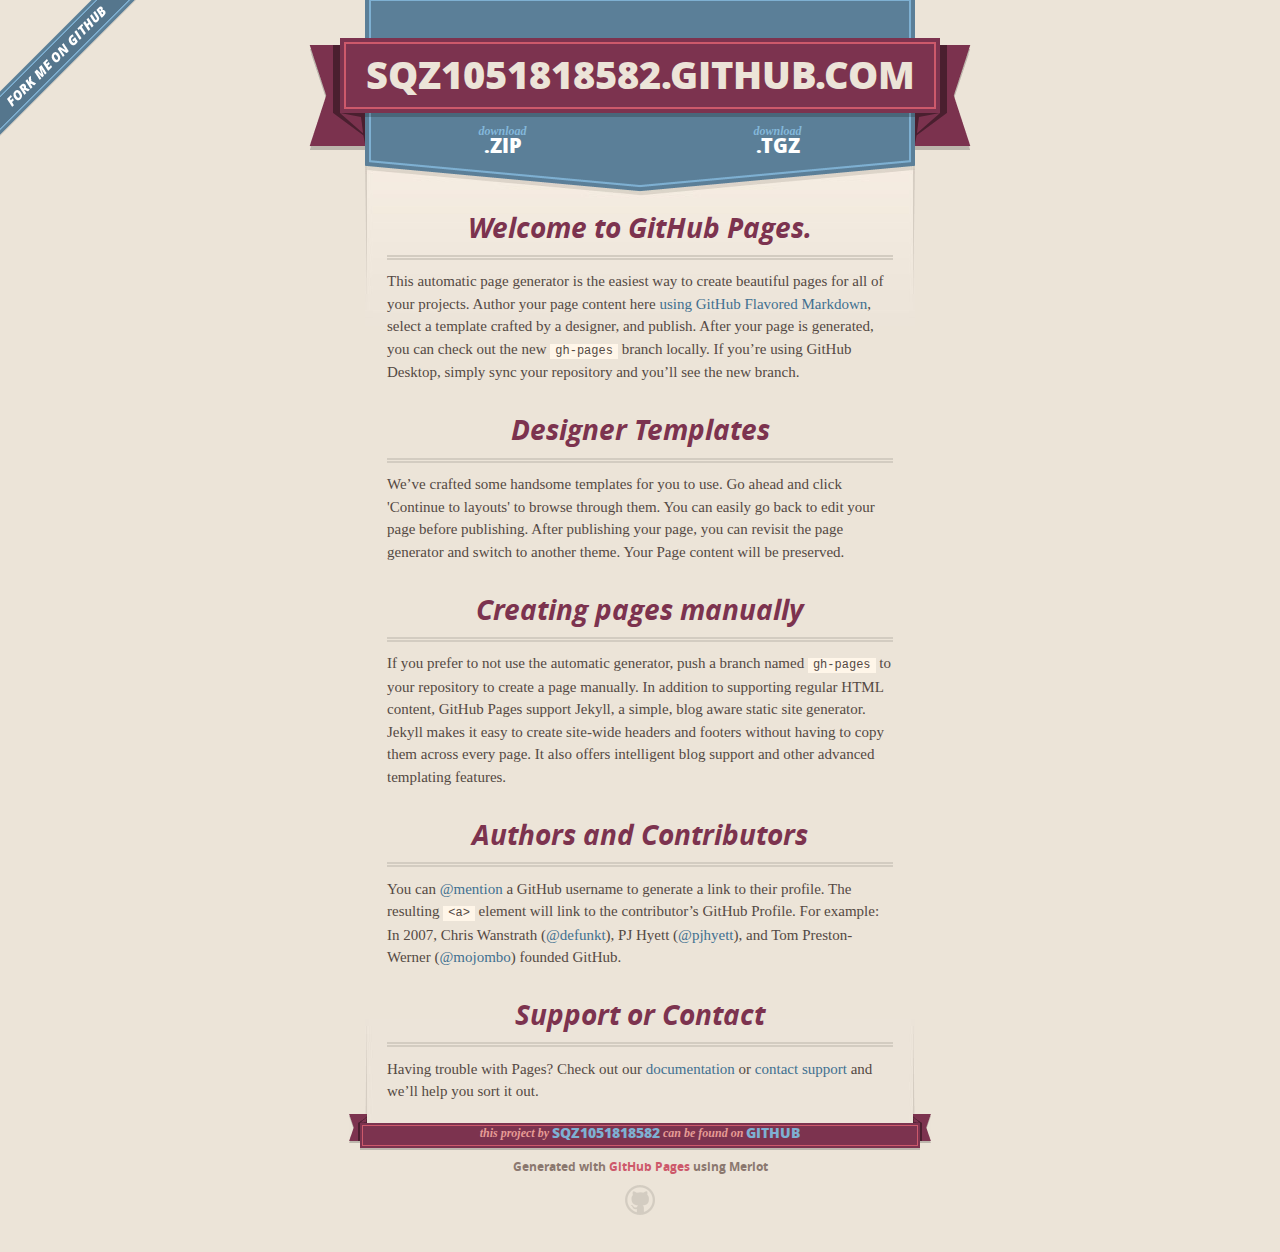
<file: index.html>
<!DOCTYPE html>
<html>
  <head>
    <meta charset='utf-8'>
    <meta http-equiv="X-UA-Compatible" content="chrome=1">
    <meta name="viewport" content="width=640">

    <link rel="stylesheet" href="stylesheets/core.css" media="screen">
    <link rel="stylesheet" href="stylesheets/mobile.css" media="handheld, only screen and (max-device-width:640px)">
    <link rel="stylesheet" href="stylesheets/github-light.css">

    <script type="text/javascript" src="javascripts/modernizr.js"></script>
    <script type="text/javascript" src="https://ajax.googleapis.com/ajax/libs/jquery/1.7.1/jquery.min.js"></script>
    <script type="text/javascript" src="javascripts/headsmart.min.js"></script>
    <script type="text/javascript">
      $(document).ready(function () {
        $('#main_content').headsmart()
      })
    </script>
    <title>Sqz1051818582.GitHub.com by sqz1051818582</title>
  </head>

  <body>
    <a id="forkme_banner" href="https://github.com/sqz1051818582/sqz1051818582.github.com">View on GitHub</a>
    <div class="shell">

      <header>
        <span class="ribbon-outer">
          <span class="ribbon-inner">
            <h1>Sqz1051818582.GitHub.com</h1>
            <h2></h2>
          </span>
          <span class="left-tail"></span>
          <span class="right-tail"></span>
        </span>
      </header>

      <section id="downloads">
        <span class="inner">
          <a href="https://github.com/sqz1051818582/sqz1051818582.github.com/zipball/master" class="zip"><em>download</em> .ZIP</a><a href="https://github.com/sqz1051818582/sqz1051818582.github.com/tarball/master" class="tgz"><em>download</em> .TGZ</a>
        </span>
      </section>


      <span class="banner-fix"></span>


      <section id="main_content">
        <h3>
<a id="welcome-to-github-pages" class="anchor" href="#welcome-to-github-pages" aria-hidden="true"><span aria-hidden="true" class="octicon octicon-link"></span></a>Welcome to GitHub Pages.</h3>

<p>This automatic page generator is the easiest way to create beautiful pages for all of your projects. Author your page content here <a href="https://guides.github.com/features/mastering-markdown/">using GitHub Flavored Markdown</a>, select a template crafted by a designer, and publish. After your page is generated, you can check out the new <code>gh-pages</code> branch locally. If you’re using GitHub Desktop, simply sync your repository and you’ll see the new branch.</p>

<h3>
<a id="designer-templates" class="anchor" href="#designer-templates" aria-hidden="true"><span aria-hidden="true" class="octicon octicon-link"></span></a>Designer Templates</h3>

<p>We’ve crafted some handsome templates for you to use. Go ahead and click 'Continue to layouts' to browse through them. You can easily go back to edit your page before publishing. After publishing your page, you can revisit the page generator and switch to another theme. Your Page content will be preserved.</p>

<h3>
<a id="creating-pages-manually" class="anchor" href="#creating-pages-manually" aria-hidden="true"><span aria-hidden="true" class="octicon octicon-link"></span></a>Creating pages manually</h3>

<p>If you prefer to not use the automatic generator, push a branch named <code>gh-pages</code> to your repository to create a page manually. In addition to supporting regular HTML content, GitHub Pages support Jekyll, a simple, blog aware static site generator. Jekyll makes it easy to create site-wide headers and footers without having to copy them across every page. It also offers intelligent blog support and other advanced templating features.</p>

<h3>
<a id="authors-and-contributors" class="anchor" href="#authors-and-contributors" aria-hidden="true"><span aria-hidden="true" class="octicon octicon-link"></span></a>Authors and Contributors</h3>

<p>You can <a href="https://help.github.com/articles/basic-writing-and-formatting-syntax/#mentioning-users-and-teams" class="user-mention">@mention</a> a GitHub username to generate a link to their profile. The resulting <code>&lt;a&gt;</code> element will link to the contributor’s GitHub Profile. For example: In 2007, Chris Wanstrath (<a href="https://github.com/defunkt" class="user-mention">@defunkt</a>), PJ Hyett (<a href="https://github.com/pjhyett" class="user-mention">@pjhyett</a>), and Tom Preston-Werner (<a href="https://github.com/mojombo" class="user-mention">@mojombo</a>) founded GitHub.</p>

<h3>
<a id="support-or-contact" class="anchor" href="#support-or-contact" aria-hidden="true"><span aria-hidden="true" class="octicon octicon-link"></span></a>Support or Contact</h3>

<p>Having trouble with Pages? Check out our <a href="https://help.github.com/pages">documentation</a> or <a href="https://github.com/contact">contact support</a> and we’ll help you sort it out.</p>
      </section>

      <footer>
        <span class="ribbon-outer">
          <span class="ribbon-inner">
            <p>this project by <a href="https://github.com/sqz1051818582">sqz1051818582</a> can be found on <a href="https://github.com/sqz1051818582/sqz1051818582.github.com">GitHub</a></p>
          </span>
          <span class="left-tail"></span>
          <span class="right-tail"></span>
        </span>
        <p>Generated with <a href="https://pages.github.com">GitHub Pages</a> using Merlot</p>
        <span class="octocat"></span>
      </footer>

    </div>

    
  </body>
</html>
</file>
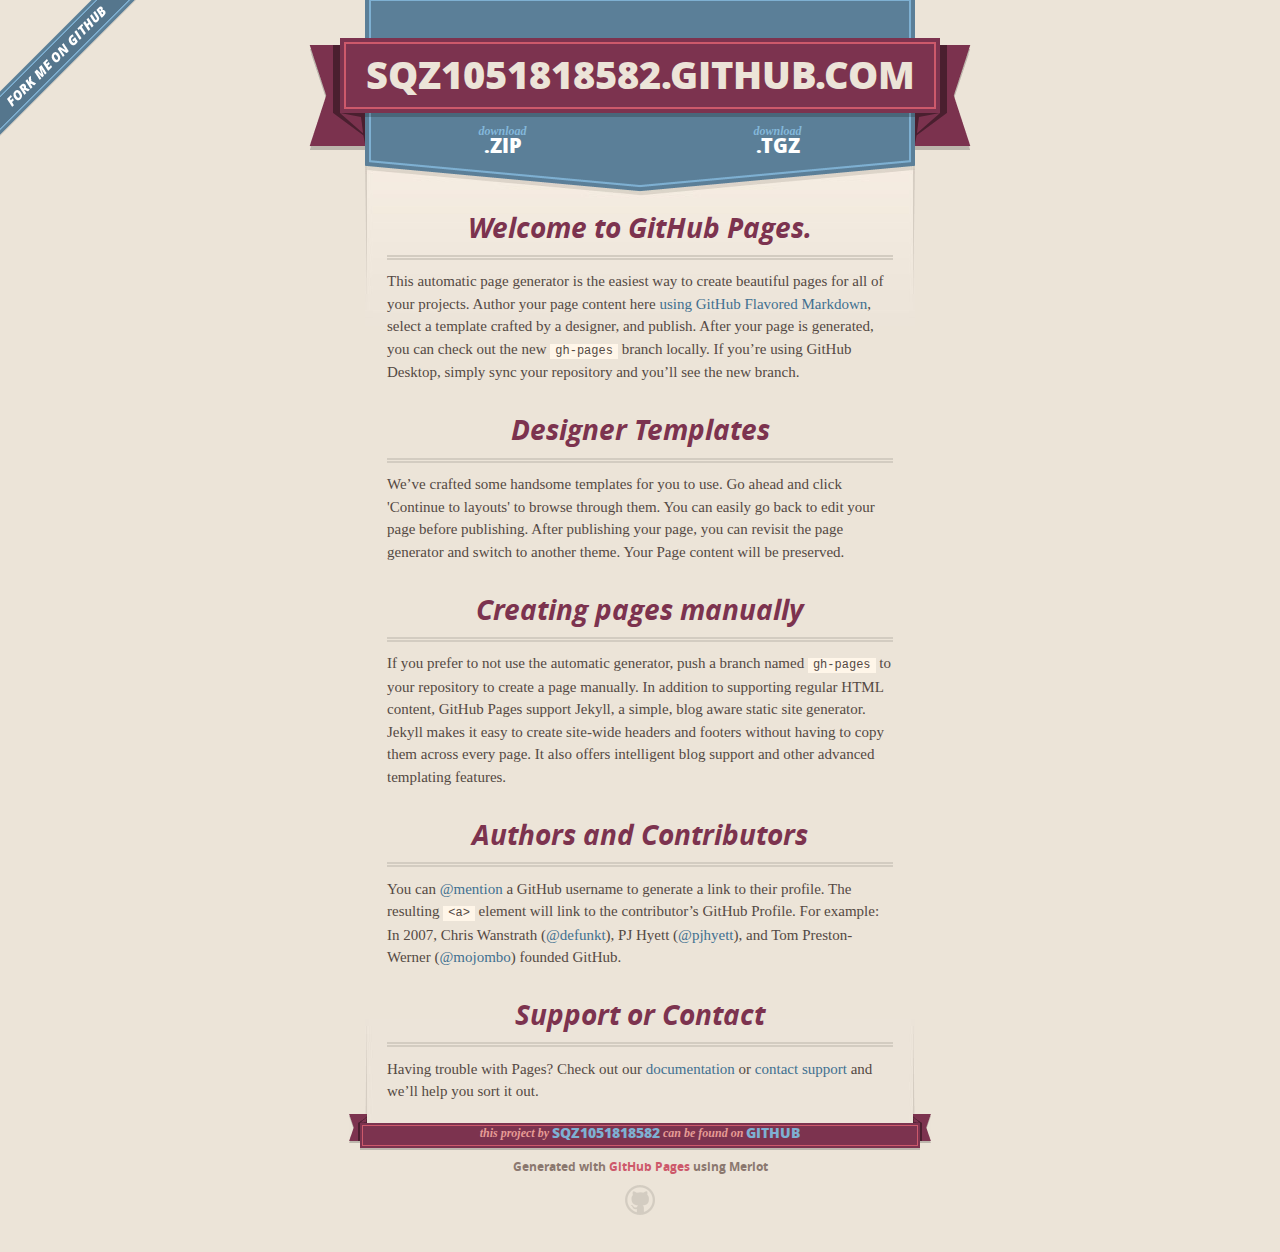
<file: bar.html>
<!DOCTYPE html>
<html>

<head>
    <meta charset="utf-8">
    <meta content="width=device-width,initial-scale=1.0,maximum-scale=1.0,user-scalable=no" name="viewport">
    <meta content="yes" name="apple-mobile-web-app-capable">
    <meta content="black" name="apple-mobile-web-app-status-bar-style">
    <meta content="telephone=no" name="format-detection">
    <meta content="email=no" name="format-detection">
    <title>百多邦</title>
    <link rel="stylesheet" href="css/bar.css">
</head>

<body>

    <img src="imgs/daren.jpg" alt="">
    <div class="wrap">
        <div></div>
        <b>0%</b>
    </div>
    <script src="lib/zepto.min.js"></script>
    <script src="js/bar.js"></script>
</body>

</html>
</file>
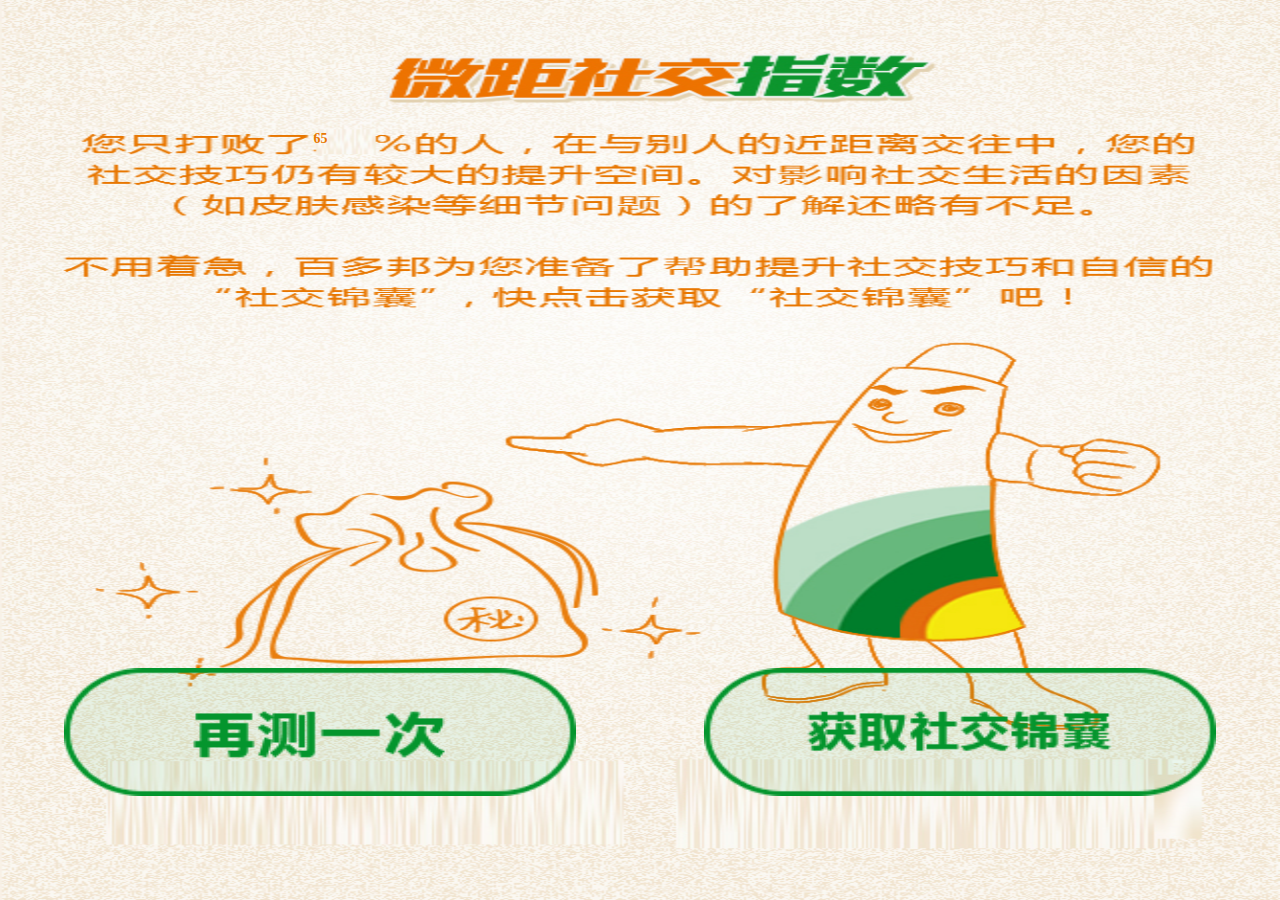
<file: ffail.html>
<!DOCTYPE html>
<html>

<head>
    <meta charset="utf-8">
    <meta content="width=device-width,initial-scale=1.0,maximum-scale=1.0,user-scalable=no" name="viewport">
    <meta content="yes" name="apple-mobile-web-app-capable">
    <meta content="black" name="apple-mobile-web-app-status-bar-style">
    <meta content="telephone=no" name="format-detection">
    <meta content="email=no" name="format-detection">
    <title>百多邦</title>
    <link rel="stylesheet" href="lib/swiper.min.css">
    <link rel="stylesheet" href="css/flwfail.css">
</head>

<body>
    <div class="wrap">
        <img src="imgs/ffail.jpg" alt="">
        <p class="num">65</p>
        <div class="btn">
            <a class="btn1" href="bar.html"><img src="imgs/again.png" alt=""></a>
            <a class="btn2" href="javascript:;"><img src="imgs/jinnangbtn.png" alt=""></a>
        </div>
    </div>

    <div class="page1 page">
        <div class="swiper-container">
            <div class="swiper-wrapper">
                <div class="swiper-slide">
                    <img src="imgs/fjin1.jpg" alt="">
                    <p class="target"><a href="">查看本月微距社交目标</a></p>
                </div>
                <div class="swiper-slide">
                    <img src="imgs/sweet.jpg" alt="">
                    <a href="#" class="share"><img src="imgs/sharetarget.png" alt=""></a>
                </div>
            </div>
        </div>

    </div>
    <div class="page2 page">
        <div class="swiper-container">
            <div class="swiper-wrapper">
                <div class="swiper-slide">
                    <img src="imgs/fjin2.jpg" alt="">
                    <p class="target"><a href="#">查看本月微距社交目标</a></p>
                </div>
                <div class="swiper-slide" id="two">
                    <img src="imgs/zhudong.jpg" alt="">
                    <a href="#" class="share"><img src="imgs/sharetarget.png" alt=""></a>
                </div>

            </div>
        </div>
        <!--<img src="imgs/fjin2.jpg" alt="">
<p class="target"><a href="">查看本月微距社交目标</a></p>-->
    </div>
    <script src="lib/swiper.min.js"></script>
    <script src="lib/zepto.min.js"></script>
    <script src="js/flwfail.js"></script>
</body>

</html>
</file>
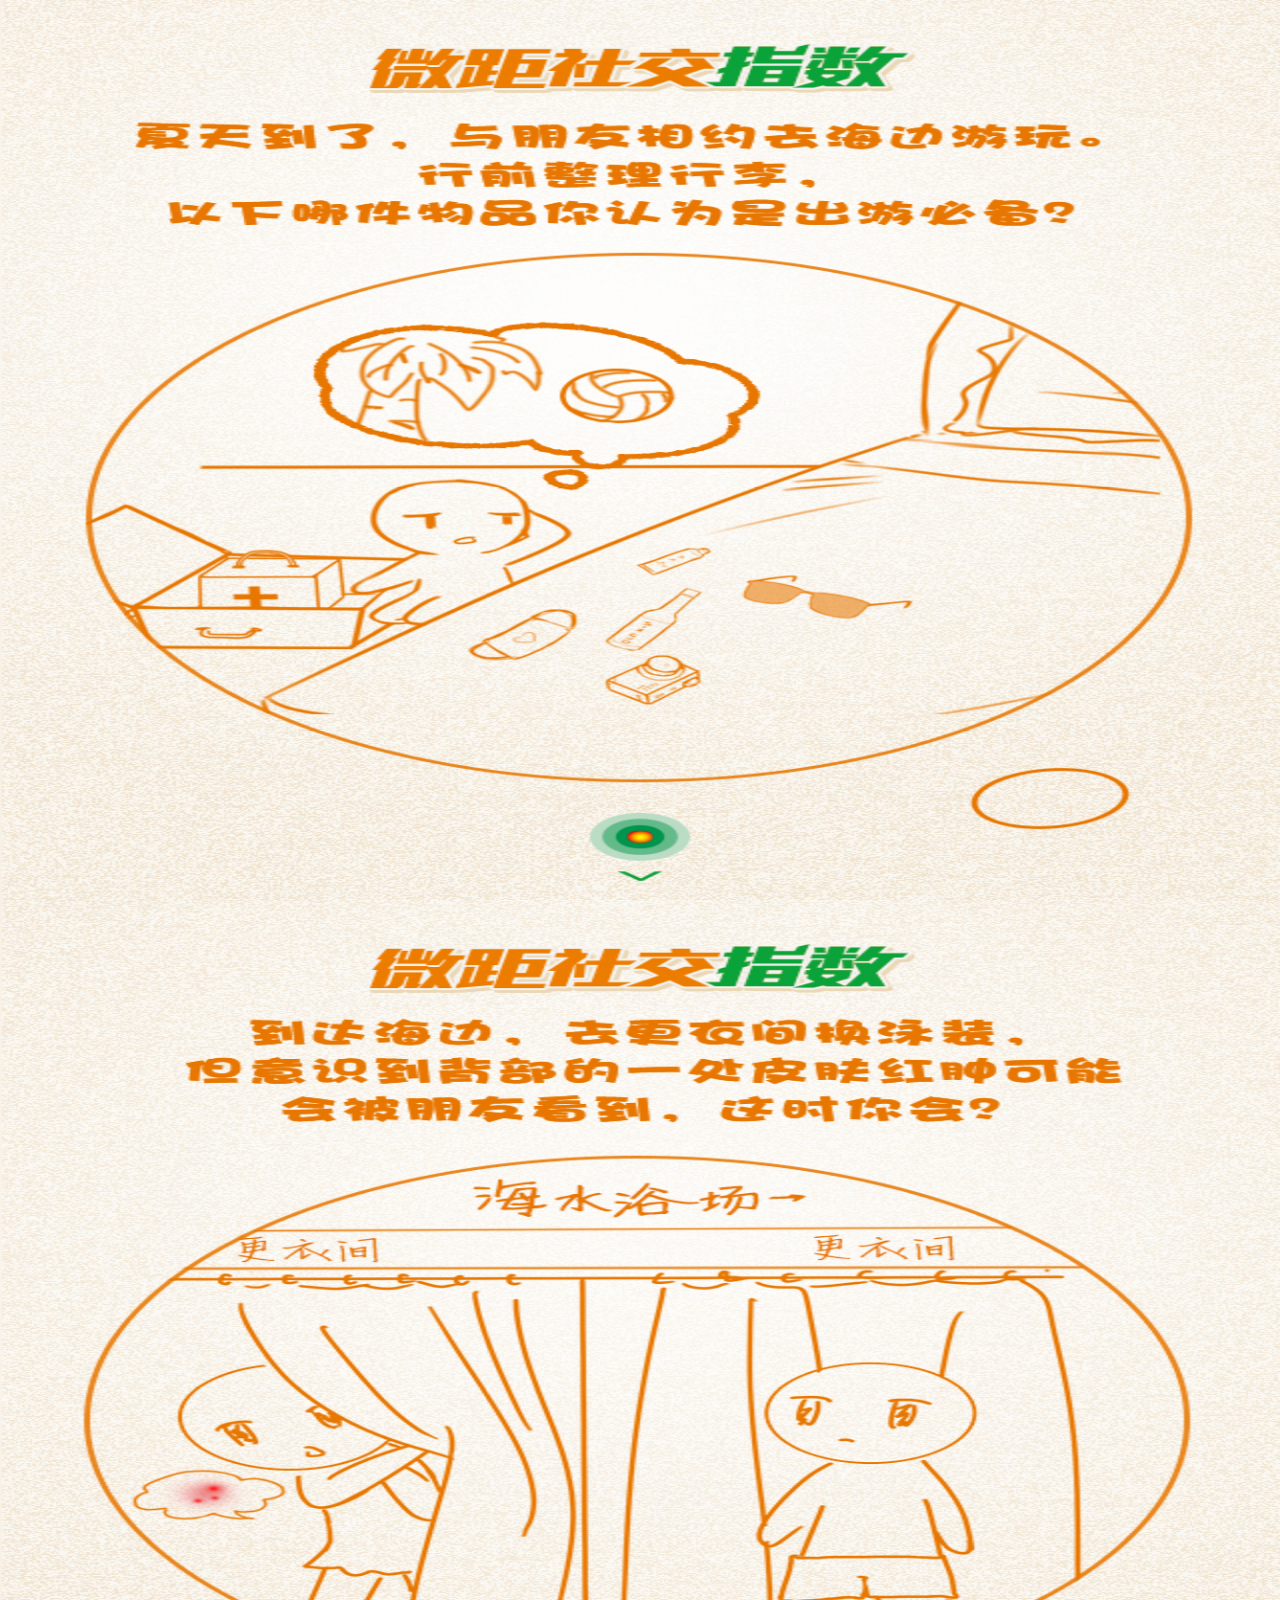
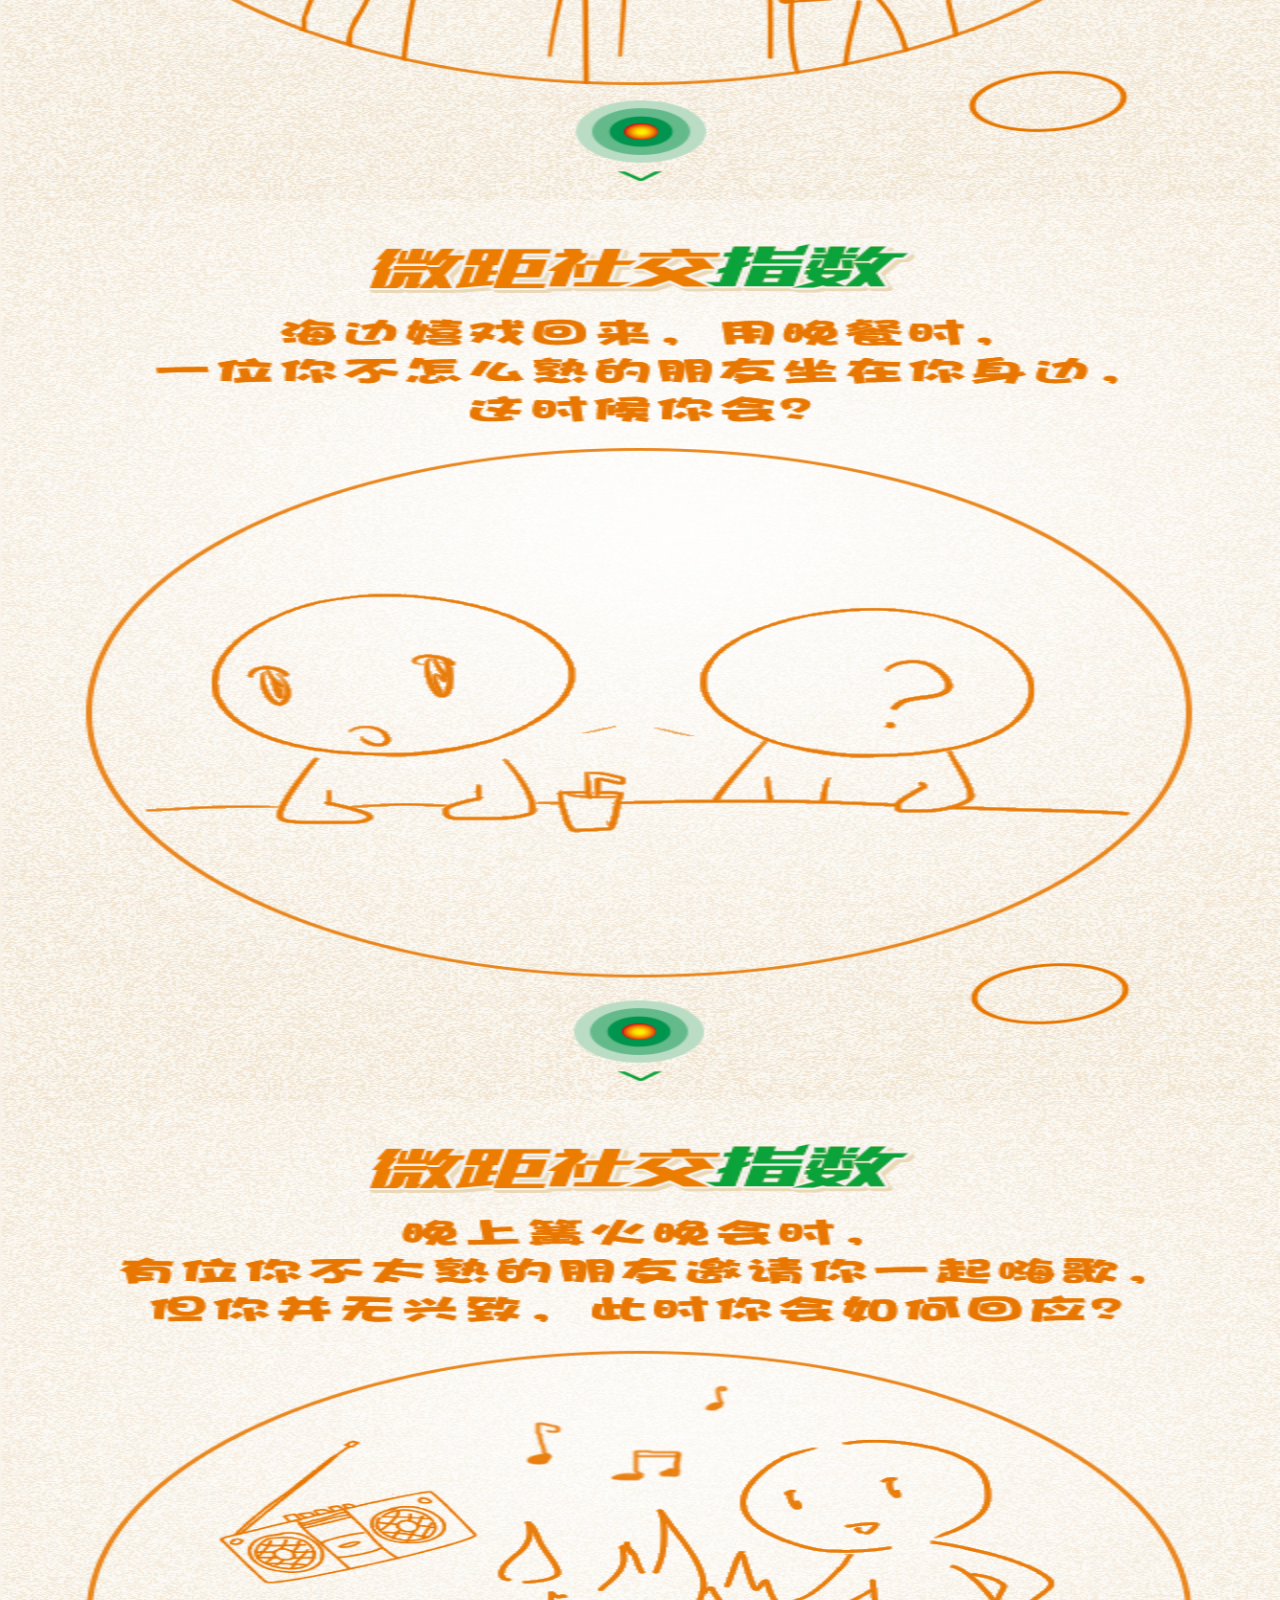
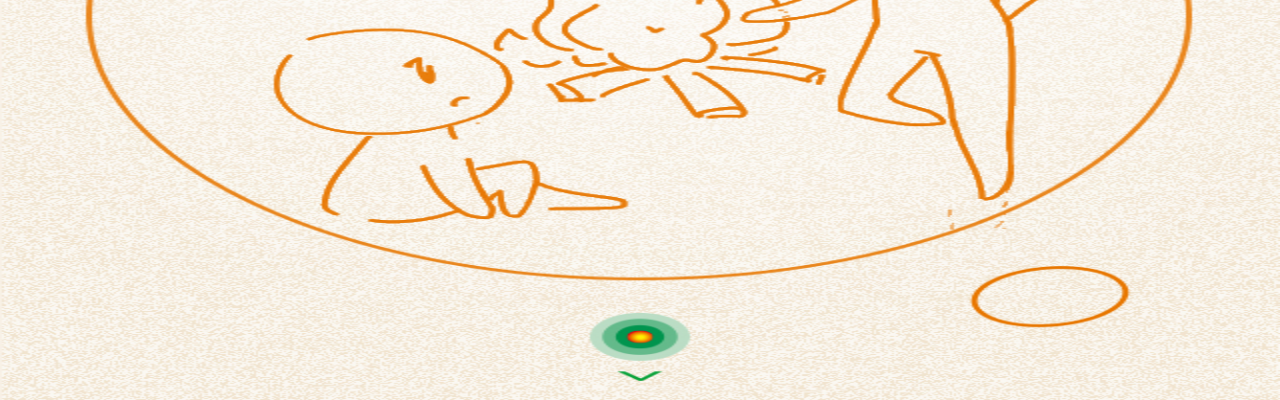
<file: friend.html>
<!DOCTYPE html>
<html lang="en">

<head>
    <meta charset="utf-8">
    <title>百多邦</title>
    <meta name="viewport" content="width=device-width, initial-scale=1, minimum-scale=1, maximum-scale=1">
    <meta content="yes" name="apple-mobile-web-app-capable">
    <meta content="black" name="apple-mobile-web-app-status-bar-style">
    <meta content="telephone=no" name="format-detection">
    <meta content="email=no" name="format-detection">
    <link rel="stylesheet" href="lib/swiper.min.css">
    <link rel="stylesheet" href="css/flw.css">


</head>

<body>
    <div class="friends">
        <!--第一题-->
        <div class="ques" id="one">
            <div class="swiper-container swiper-container-v">
                <div class="swiper-wrapper">
                    <div class="swiper-slide">
                        <img src="imgs/firend1.jpg" alt="">
                    </div>
                    <div class="swiper-slide">
                        <div class="swiper-container swiper-container-h">
                            <div class="swiper-wrapper">
                                <div class="swiper-slide">
                                    <img src="imgs/fa.jpg" alt="">
                                    <div class="btn" id="btn">
                                        <a href="#two" data-score="5">
                                            <img src="imgs/xuanta.png" alt="">
                                        </a>
                                    </div>
                                </div>
                                <div class="swiper-slide">
                                    <img src="imgs/fb.jpg" alt="">
                                    <div class="btn" id="btn">
                                        <a href="#two" data-score="10">
                                            <img src="imgs/xuanta.png" alt="">
                                        </a>
                                    </div>
                                </div>
                                <div class="swiper-slide">
                                    <img src="imgs/fc.jpg" alt="">
                                    <div class="btn" id="btn">
                                        <a href="#two" data-score="15">
                                            <img src="imgs/xuanta.png" alt="">
                                        </a>
                                    </div>
                                </div>
                                <div class="swiper-slide">
                                    <img src="imgs/fd.jpg" alt="">
                                    <div class="btn" id="btn">
                                        <a href="#two" data-score="25">
                                            <img src="imgs/xuanta.png" alt="">
                                        </a>
                                    </div>
                                </div>
                            </div>
                            <div class="swiper-button-next right"></div>
                            <div class="swiper-button-prev left"></div>
                        </div>
                    </div>
                </div>
            </div>
        </div>
        <!--第二题-->
        <div class="ques" id="two">
            <div class="swiper-container swiper-container-v">
                <div class="swiper-wrapper">
                    <div class="swiper-slide">
                        <img src="imgs/friend2.jpg" alt="">
                    </div>
                    <div class="swiper-slide">
                        <div class="swiper-container swiper-container-h">
                            <div class="swiper-wrapper">
                                <div class="swiper-slide">
                                    <img src="imgs/f2a.jpg" alt="">
                                    <div class="btn" id="btn">
                                        <a href="#three" data-score="0">
                                            <img src="imgs/xuanta.png" alt="">
                                        </a>
                                    </div>
                                </div>
                                <div class="swiper-slide">
                                    <img src="imgs/f2b.jpg" alt="">
                                    <div class="btn" id="btn">
                                        <a href="#three" data-score="15">
                                            <img src="imgs/xuanta.png" alt="">
                                        </a>
                                    </div>
                                </div>
                                <div class="swiper-slide">
                                    <img src="imgs/f2c.jpg" alt="">
                                    <div class="btn" id="btn">
                                        <a href="#three" data-score="25">
                                            <img src="imgs/xuanta.png" alt="">
                                        </a>
                                    </div>
                                </div>
                            </div>
                            <div class="swiper-button-next right"></div>
                            <div class="swiper-button-prev left"></div>
                        </div>
                    </div>
                </div>
            </div>
        </div>
        <!--第三题-->
        <div class="ques" id="three">
            <div class="swiper-container swiper-container-v">
                <div class="swiper-wrapper">
                    <div class="swiper-slide">
                        <img src="imgs/friend3.jpg" alt="">
                    </div>
                    <div class="swiper-slide">
                        <div class="swiper-container swiper-container-h">
                            <div class="swiper-wrapper">
                                <div class="swiper-slide">
                                    <img src="imgs/f3a.jpg" alt="">
                                    <div class="btn" id="btn">
                                        <a href="#four" data-score="15">
                                            <img src="imgs/xuanta.png" alt="">
                                        </a>
                                    </div>
                                </div>
                                <div class="swiper-slide">
                                    <img src="imgs/f3b.jpg" alt="">
                                    <div class="btn" id="btn">
                                        <a href="#four" data-score="25">
                                            <img src="imgs/xuanta.png" alt="">
                                        </a>
                                    </div>
                                </div>
                                <div class="swiper-slide">
                                    <img src="imgs/f3c.jpg" alt="">
                                    <div class="btn" id="btn">
                                        <a href="#four" data-score="0">
                                            <img src="imgs/xuanta.png" alt="">
                                        </a>
                                    </div>
                                </div>
                            </div>
                            <div class="swiper-button-next right"></div>
                            <div class="swiper-button-prev left"></div>
                        </div>
                    </div>
                </div>
            </div>
        </div>
        <!--第四题-->
        <div class="ques" id="four">
            <div class="swiper-container swiper-container-v">
                <div class="swiper-wrapper">
                    <div class="swiper-slide">
                        <img src="imgs/friend4.jpg" alt="">
                    </div>
                    <div class="swiper-slide">
                        <div class="swiper-container swiper-container-h">
                            <div class="swiper-wrapper">
                                <div class="swiper-slide">
                                    <img src="imgs/f4a.jpg" alt="">
                                    <div class="btn" id="btn">
                                        <a href="javascript:;" data-score="15">
                                            <img src="imgs/xuanta.png" alt="">
                                        </a>
                                    </div>
                                </div>
                                <div class="swiper-slide">
                                    <img src="imgs/f4b.jpg" alt="">
                                    <div class="btn" id="btn">
                                        <a href="javascript:;" data-score="0">
                                            <img src="imgs/xuanta.png" alt="">
                                        </a>
                                    </div>
                                </div>
                                <div class="swiper-slide">
                                    <img src="imgs/f4c.jpg" alt="">
                                    <div class="btn" id="btn">
                                        <a href="javascript:;" data-score="25">
                                            <img src="imgs/xuanta.png" alt="">
                                        </a>
                                    </div>
                                </div>
                            </div>
                            <div class="swiper-button-next right"></div>
                            <div class="swiper-button-prev left"></div>
                        </div>
                    </div>
                </div>
            </div>
        </div>
    </div>

    <script src="lib/zepto.min.js"></script>
    <script src="lib/swiper.min.js"></script>
    <script src="js/flw.js"></script>
    <script>
        $("#four").on("click", "a", function () {
            if (sum > 75) {
                window.location = "fsuccess.html";
            } else {
                window.location = "ffail.html";
            }
        })
    </script>
</body>

</html>
</file>
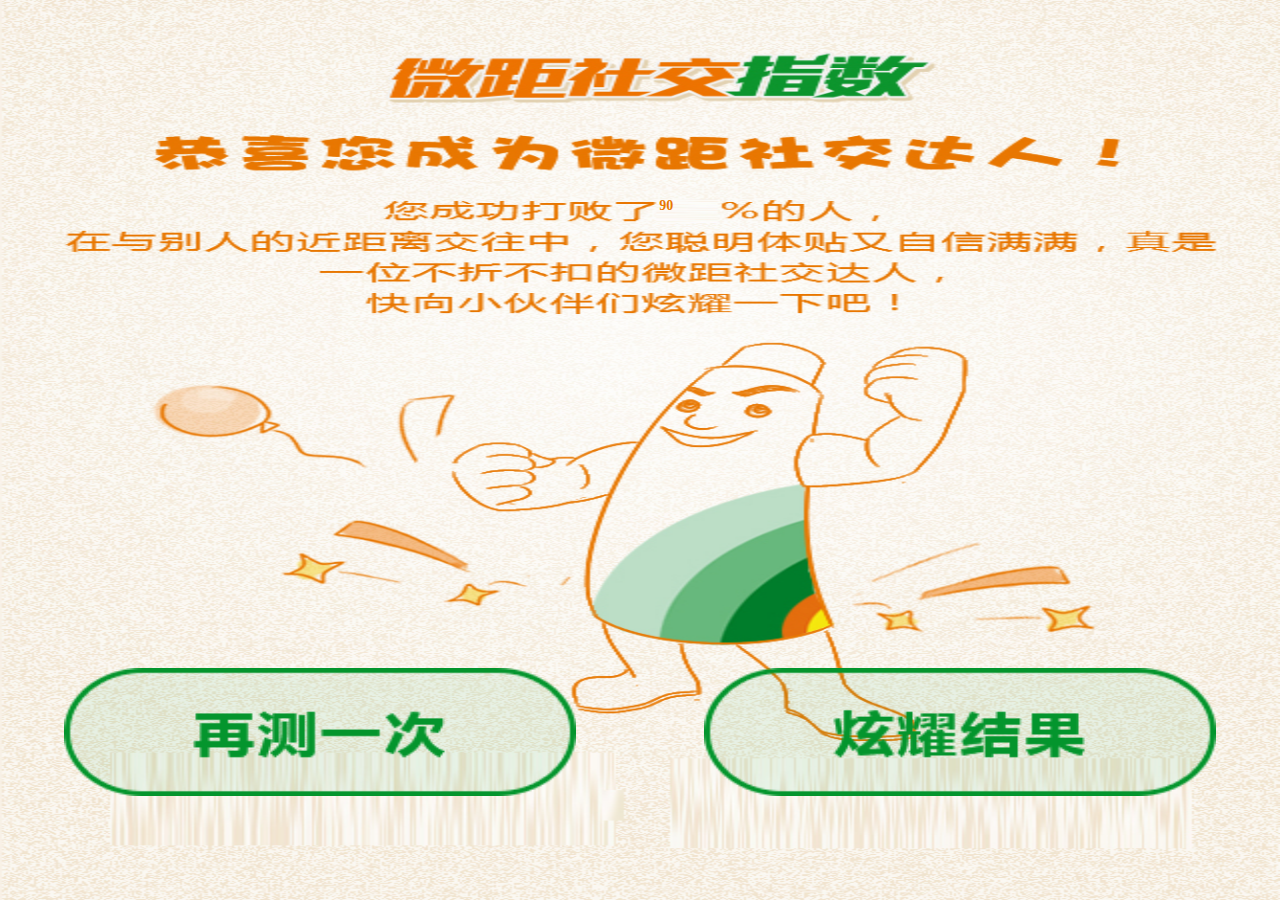
<file: fsuccess.html>
<!DOCTYPE html>
<html>

<head>
    <meta charset="utf-8">
    <meta content="width=device-width,initial-scale=1.0,maximum-scale=1.0,user-scalable=no" name="viewport">
    <meta content="yes" name="apple-mobile-web-app-capable">
    <meta content="black" name="apple-mobile-web-app-status-bar-style">
    <meta content="telephone=no" name="format-detection">
    <meta content="email=no" name="format-detection">
    <title>百多邦</title>
    <link rel="stylesheet" href="css/flwsuccess.css">

</head>

<body>
    <div class="wrap">
        <img src="imgs/success.jpg" alt="">
        <p class="num">90</p>
        <div class="btn">
            <a class="btn1" href="bar.html"><img src="imgs/again.png" alt=""></a>
            <a class="btn2"><img src="imgs/share.png" alt=""></a>
        </div>
    </div>

</body>

</html>
</file>
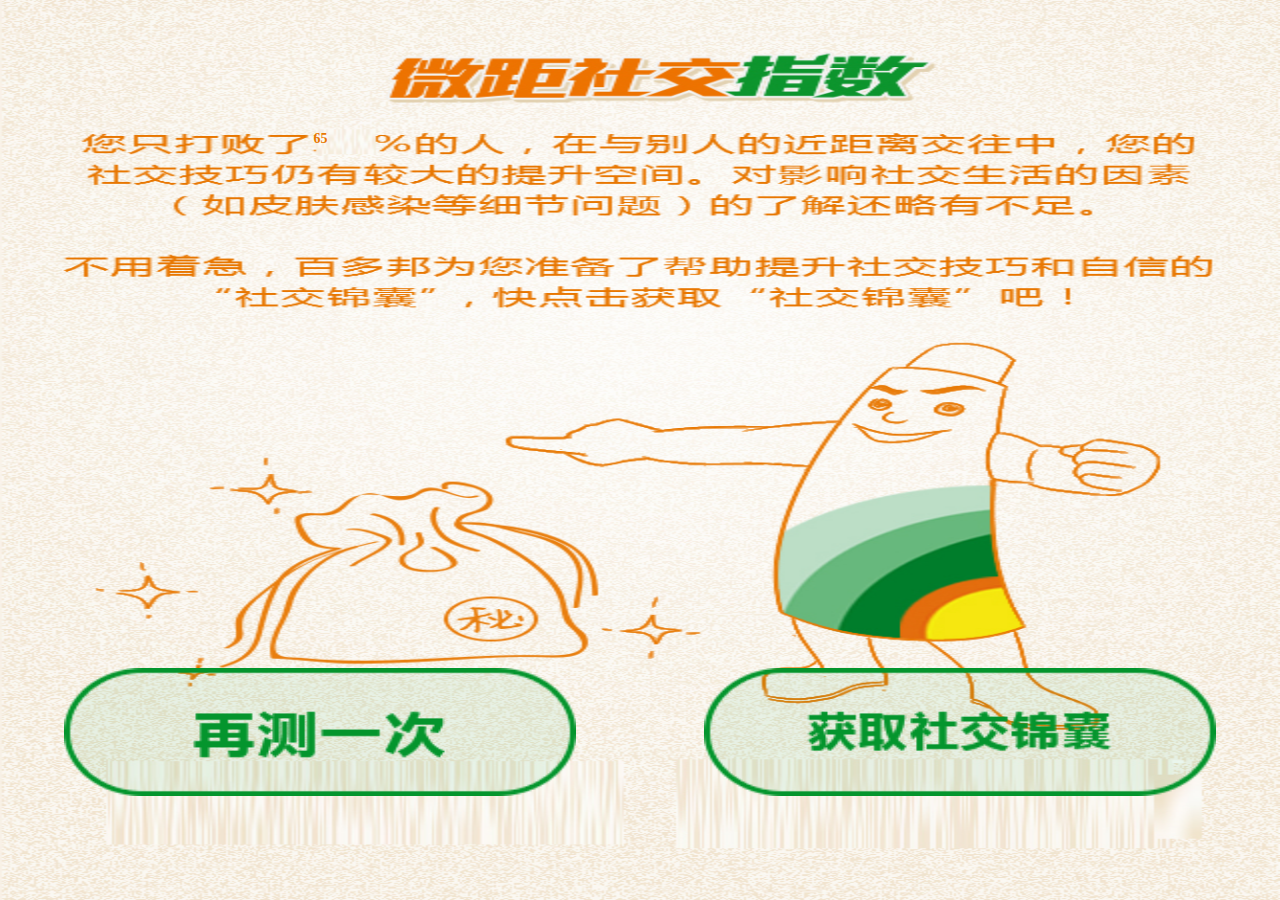
<file: lfail.html>
<!DOCTYPE html>
<html>

<head>
    <meta charset="utf-8">
    <meta content="width=device-width,initial-scale=1.0,maximum-scale=1.0,user-scalable=no" name="viewport">
    <meta content="yes" name="apple-mobile-web-app-capable">
    <meta content="black" name="apple-mobile-web-app-status-bar-style">
    <meta content="telephone=no" name="format-detection">
    <meta content="email=no" name="format-detection">
    <title>百多邦</title>
    <link rel="stylesheet" href="lib/swiper.min.css">
    <link rel="stylesheet" href="css/flwfail.css">

</head>

<body>
    <div class="wrap">
        <img src="imgs/ffail.jpg" alt="">
        <p class="num">65</p>
        <div class="btn">
            <a class="btn1" href="bar.html"><img src="imgs/again.png" alt=""></a>
            <a class="btn2" href="javascript:;"><img src="imgs/jinnangbtn.png" alt=""></a>
        </div>
    </div>

    <div class="page1 page">
        <div class="swiper-container">
            <div class="swiper-wrapper">
                <div class="swiper-slide">
                    <img src="imgs/ljin1.jpg" alt="">
                    <p class="target"><a href="">查看本月微距社交目标</a></p>
                </div>
                <div class="swiper-slide">
                    <img src="imgs/aidela.jpg" alt="">
                    <a href="#" class="share"><img src="imgs/sharetarget.png" alt=""></a>
                </div>
            </div>
        </div>

    </div>
    <div class="page2 page">
        <div class="swiper-container">
            <div class="swiper-wrapper">
                <div class="swiper-slide">
                    <img src="imgs/ljin2.jpg" alt="">
                    <p class="target"><a href="">查看本月微距社交目标</a></p>
                </div>
                <div class="swiper-slide">
                    <img src="imgs/we.jpg" alt="">
                    <a href="#" class="share"><img src="imgs/sharetarget.png" alt=""></a>
                </div>

            </div>
        </div>
        <!--<img src="imgs/fjin2.jpg" alt="">
<p class="target"><a href="">查看本月微距社交目标</a></p>-->
    </div>
    <script src="lib/swiper.min.js"></script>
    <script src="lib/zepto.min.js"></script>
    <script src="js/flwfail.js">
    </script>

</body>

</html>
</file>
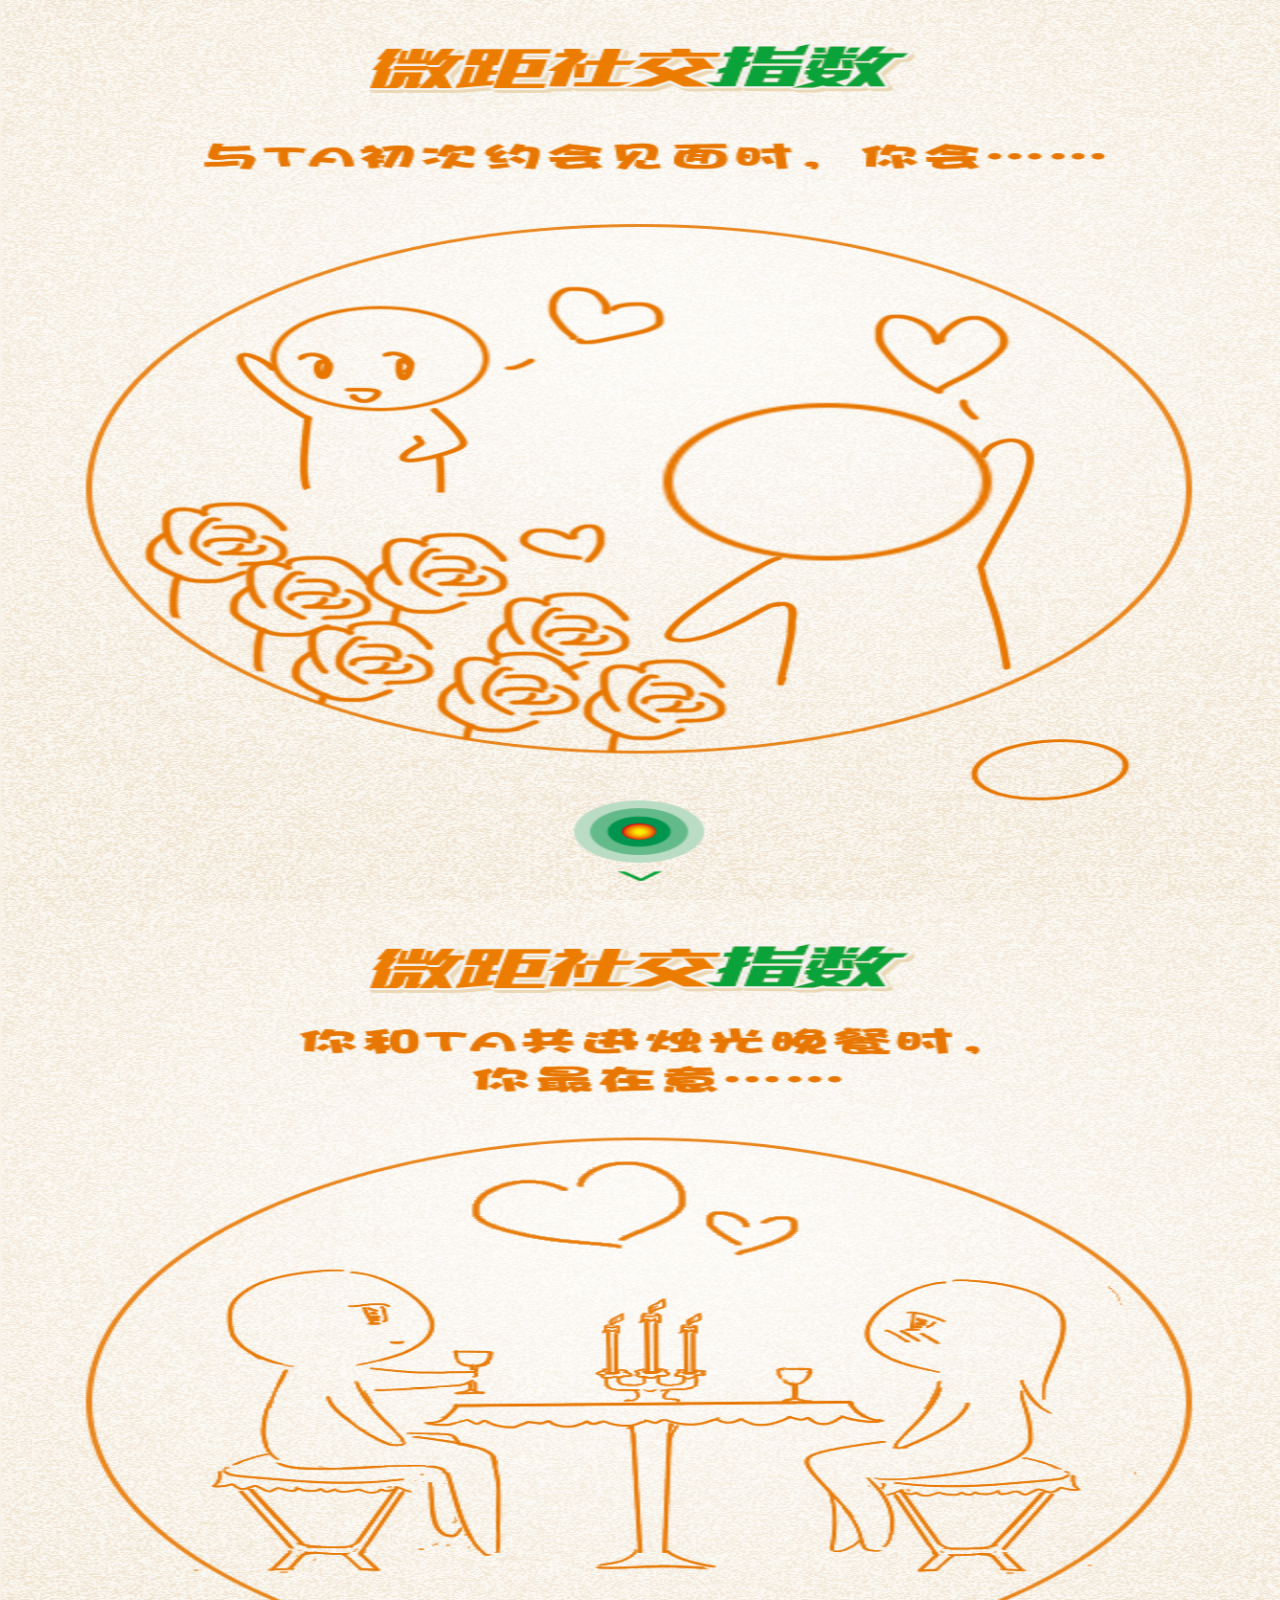
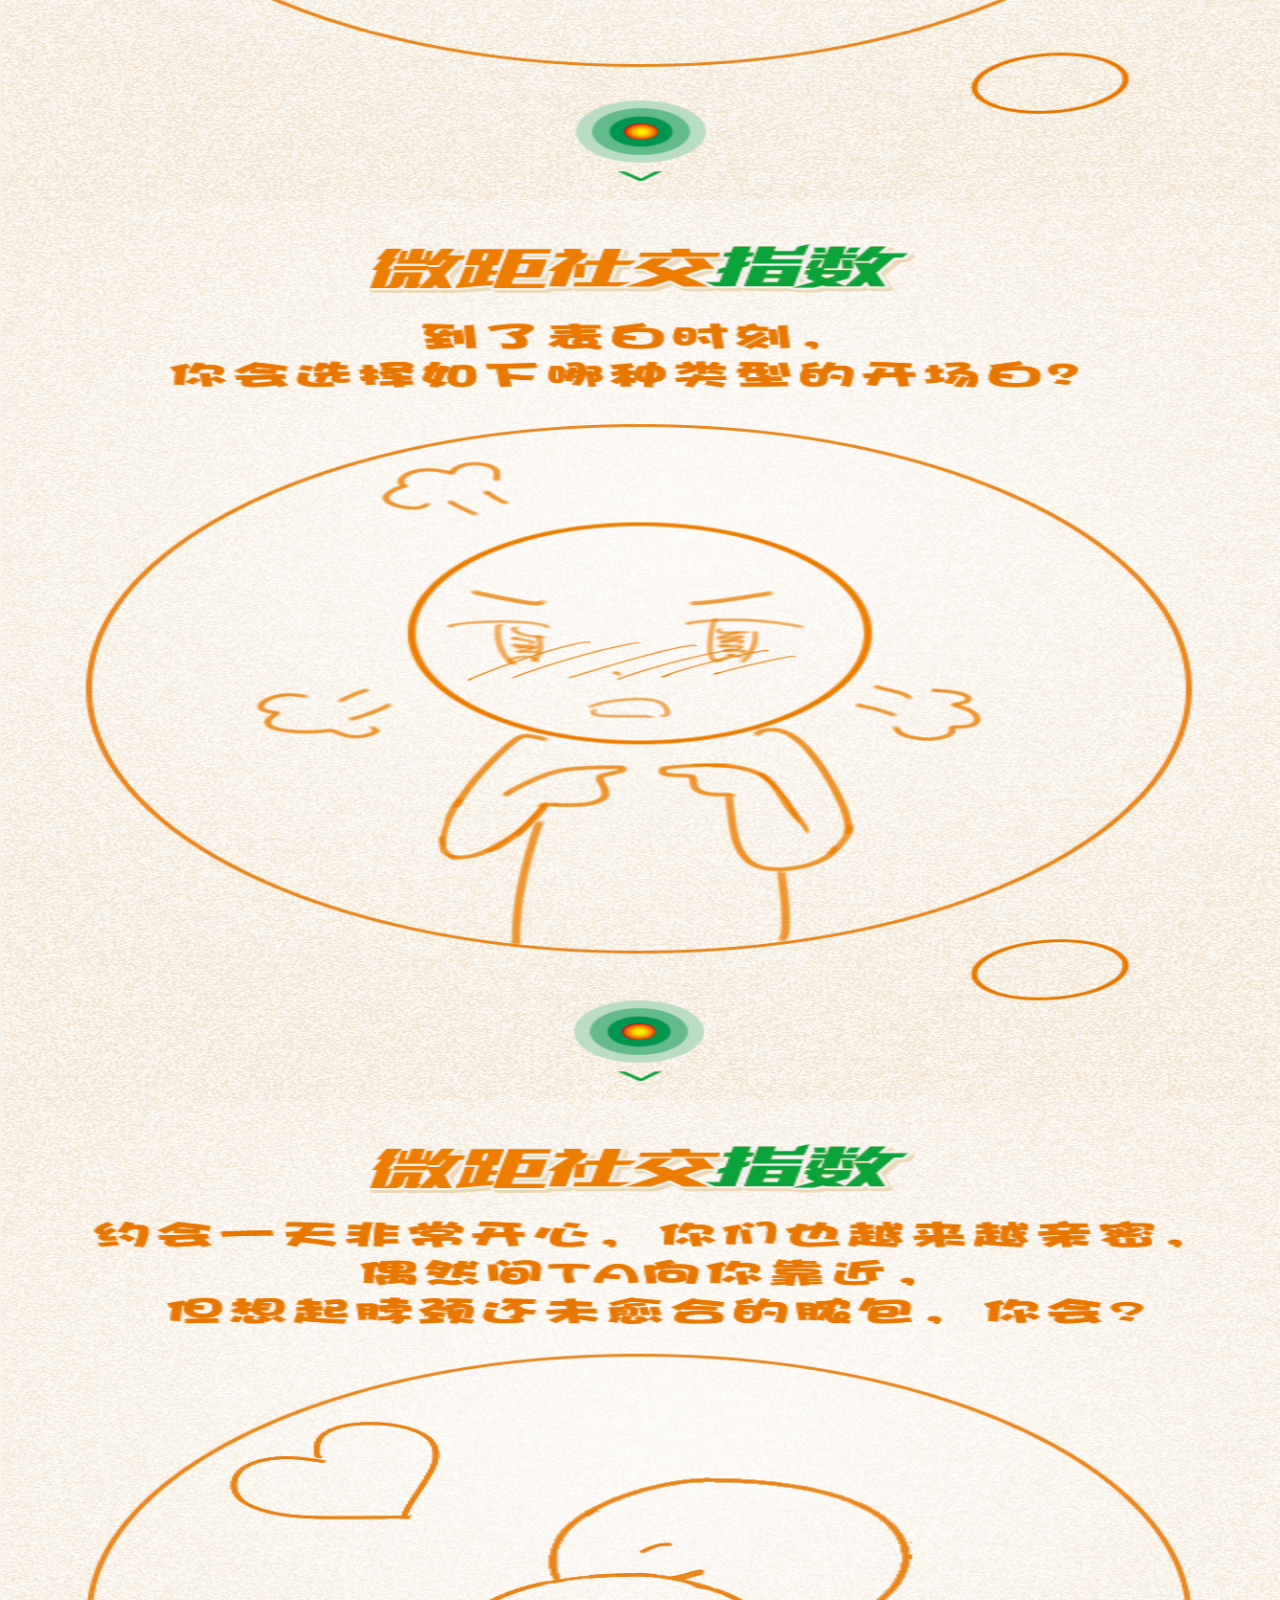
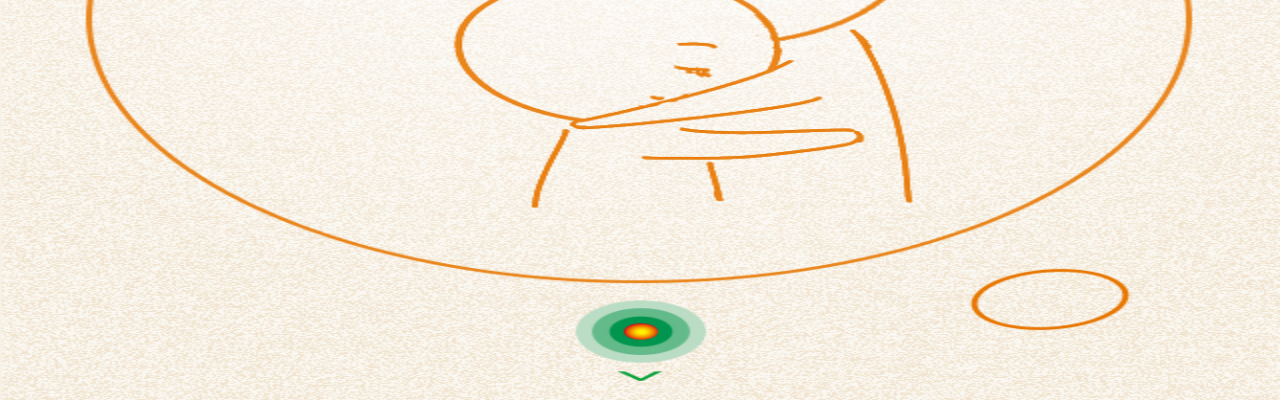
<file: love.html>
<!DOCTYPE html>
<html lang="en">

<head>
    <meta charset="utf-8">
    <title>百多邦</title>
    <meta name="viewport" content="width=device-width, initial-scale=1, minimum-scale=1, maximum-scale=1">
    <meta content="yes" name="apple-mobile-web-app-capable">
    <meta content="black" name="apple-mobile-web-app-status-bar-style">
    <meta content="telephone=no" name="format-detection">
    <meta content="email=no" name="format-detection">
    <link rel="stylesheet" href="lib/swiper.min.css">
    <link rel="stylesheet" href="css/flw.css">

    <style>

    </style>
</head>

<body>
    <div class="loves">
        <!--第一题-->
        <div class="ques" id="one">
            <div class="swiper-container swiper-container-v">
                <div class="swiper-wrapper">
                    <div class="swiper-slide">
                        <img src="imgs/love1.jpg" alt="">
                    </div>
                    <div class="swiper-slide">
                        <div class="swiper-container swiper-container-h">
                            <div class="swiper-wrapper">
                                <div class="swiper-slide">
                                    <img src="imgs/l1a.jpg" alt="">
                                    <div class="btn" id="btn">
                                        <a href="#two" data-score="15">
                                            <img src="imgs/xuanta.png" alt="">
                                        </a>
                                    </div>
                                </div>
                                <div class="swiper-slide">
                                    <img src="imgs/l1b.jpg" alt="">
                                    <div class="btn" id="btn">
                                        <a href="#two" data-score="25">
                                            <img src="imgs/xuanta.png" alt="">
                                        </a>
                                    </div>
                                </div>
                                <div class="swiper-slide">
                                    <img src="imgs/l1c.jpg" alt="">
                                    <div class="btn" id="btn">
                                        <a href="#two" data-score="0">
                                            <img src="imgs/xuanta.png" alt="">
                                        </a>
                                    </div>
                                </div>
                            </div>
                            <div class="swiper-button-next right"></div>
                            <div class="swiper-button-prev left"></div>
                        </div>
                    </div>
                </div>
            </div>
        </div>
        <!--第二题-->
        <div class="ques" id="two">
            <div class="swiper-container swiper-container-v">
                <div class="swiper-wrapper">
                    <div class="swiper-slide">
                        <img src="imgs/love2.jpg" alt="">
                    </div>
                    <div class="swiper-slide">
                        <div class="swiper-container swiper-container-h">
                            <div class="swiper-wrapper">
                                <div class="swiper-slide">
                                    <img src="imgs/l2a.jpg" alt="">
                                    <div class="btn" id="btn">
                                        <a href="#three" data-score="15">
                                            <img src="imgs/xuanta.png" alt="">
                                        </a>
                                    </div>
                                </div>
                                <div class="swiper-slide">
                                    <img src="imgs/l2b.jpg" alt="">
                                    <div class="btn" id="btn">
                                        <a href="#three" data-score="25">
                                            <img src="imgs/xuanta.png" alt="">
                                        </a>
                                    </div>
                                </div>
                                <div class="swiper-slide">
                                    <img src="imgs/l2c.jpg" alt="">
                                    <div class="btn" id="btn">
                                        <a href="#three" data-score="15">
                                            <img src="imgs/xuanta.png" alt="">
                                        </a>
                                    </div>
                                </div>
                                <div class="swiper-slide">
                                    <img src="imgs/l2d.jpg" alt="">
                                    <div class="btn" id="btn">
                                        <a href="#three" data-score="15">
                                            <img src="imgs/xuanta.png" alt="">
                                        </a>
                                    </div>
                                </div>
                            </div>
                            <div class="swiper-button-next right"></div>
                            <div class="swiper-button-prev left"></div>
                        </div>
                    </div>
                </div>
            </div>
        </div>
        <!--第三题-->
        <div class="ques" id="three">
            <div class="swiper-container swiper-container-v">
                <div class="swiper-wrapper">
                    <div class="swiper-slide">
                        <img src="imgs/love3.jpg" alt="">
                    </div>
                    <div class="swiper-slide">
                        <div class="swiper-container swiper-container-h">
                            <div class="swiper-wrapper">
                                <div class="swiper-slide">
                                    <img src="imgs/l3a.jpg" alt="">
                                    <div class="btn" id="btn">
                                        <a href="#four" data-score="15">
                                            <img src="imgs/xuanta.png" alt="">
                                        </a>
                                    </div>
                                </div>
                                <div class="swiper-slide">
                                    <img src="imgs/l3b.jpg" alt="">
                                    <div class="btn" id="btn">
                                        <a href="#four" data-score="15">
                                            <img src="imgs/xuanta.png" alt="">
                                        </a>
                                    </div>
                                </div>
                                <div class="swiper-slide">
                                    <img src="imgs/l3c.jpg" alt="">
                                    <div class="btn" id="btn">
                                        <a href="#four" data-score="25">
                                            <img src="imgs/xuanta.png" alt="">
                                        </a>
                                    </div>
                                </div>
                            </div>
                            <div class="swiper-button-next right"></div>
                            <div class="swiper-button-prev left"></div>
                        </div>
                    </div>
                </div>
            </div>
        </div>
        <!--第四题-->
        <div class="ques" id="four">
            <div class="swiper-container swiper-container-v">
                <div class="swiper-wrapper">
                    <div class="swiper-slide">
                        <img src="imgs/love4.jpg" alt="">
                    </div>
                    <div class="swiper-slide">
                        <div class="swiper-container swiper-container-h">
                            <div class="swiper-wrapper">
                                <div class="swiper-slide">
                                    <img src="imgs/l4a.jpg" alt="">
                                    <div class="btn" id="btn">
                                        <a href="#" data-score="5">
                                            <img src="imgs/xuanta.png" alt="">
                                        </a>
                                    </div>
                                </div>
                                <div class="swiper-slide">
                                    <img src="imgs/l4b.jpg" alt="">
                                    <div class="btn" id="btn">
                                        <a href="#" data-score="25">
                                            <img src="imgs/xuanta.png" alt="">
                                        </a>
                                    </div>
                                </div>
                                <div class="swiper-slide">
                                    <img src="imgs/l4c.jpg" alt="">
                                    <div class="btn" id="btn">
                                        <a href="#" data-score="15">
                                            <img src="imgs/xuanta.png" alt="">
                                        </a>
                                    </div>
                                </div>
                            </div>
                            <div class="swiper-button-next right"></div>
                            <div class="swiper-button-prev left"></div>
                        </div>
                    </div>
                </div>
            </div>
        </div>
    </div>

    <script src="lib/zepto.min.js"></script>
    <script src="lib/swiper.min.js"></script>
    <!-- Initialize Swiper -->
    <script src="js/flw.js">
    </script>
    <script>
        $("#four").on("click", "a", function () {
            if (sum > 75) {
                window.location = "fsuccess.html";
            } else {
                window.location = "lfail.html";
            }
        })
    </script>
</body>

</html>
</file>
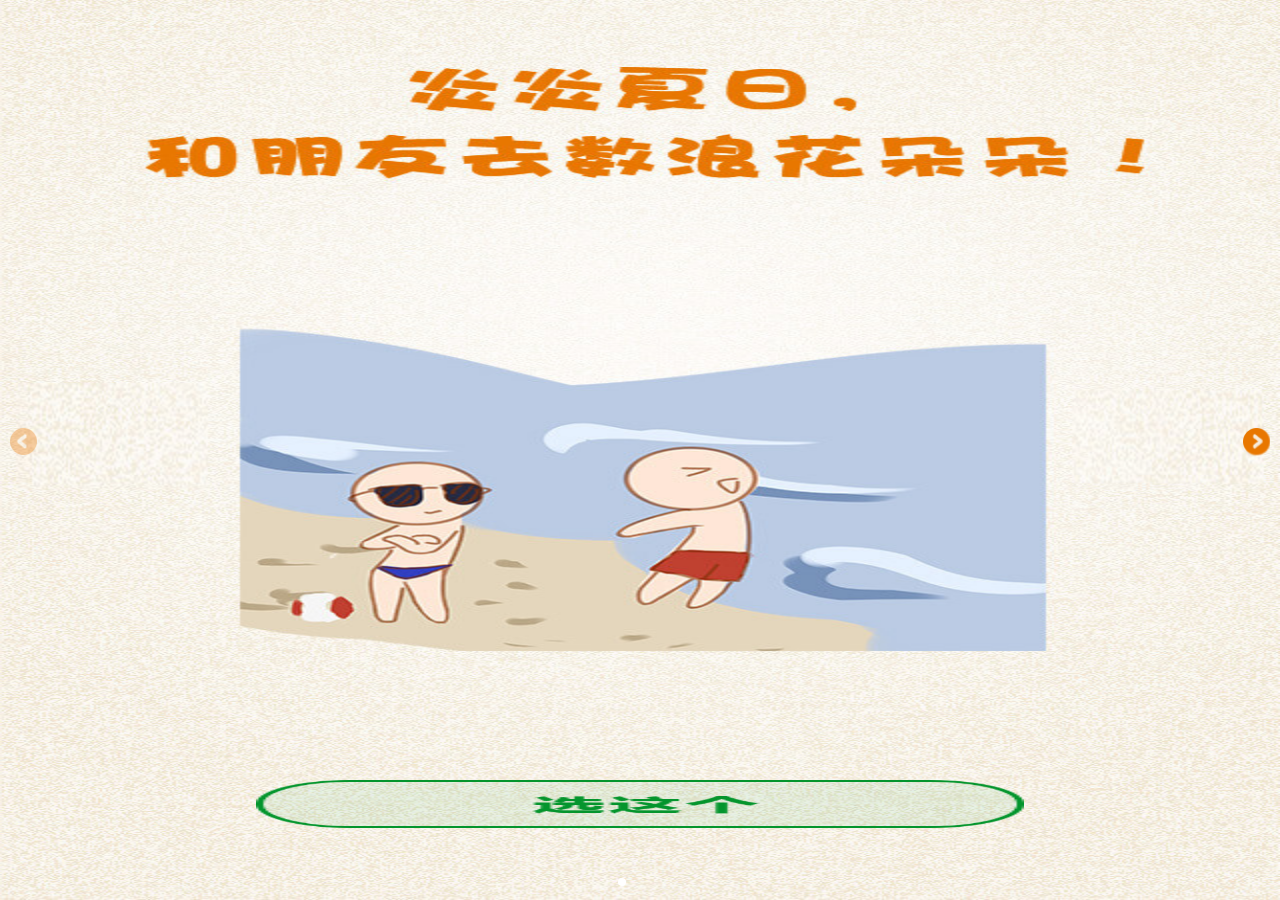
<file: scene.html>
<!DOCTYPE html>
<html lang="en">

<head>
    <meta charset="UTF-8">
    <title>百多邦</title>
    <meta name="viewport" content="width=device-width, user-scalable=no, initial-scale=1.0, maximum-scale=1.0, minimum-scale=1.0">
    <link rel="stylesheet" href="css/scene.css">
    <link rel="stylesheet" href="lib/swiper.min.css">
</head>

<body>
    <div class="swiper-container">
        <div class="swiper-wrapper">
            <div class="swiper-slide">
                <img src="imgs/friend.jpg" alt="">
                <div class="btn" id="btn">
                    <a href="friend.html">
                        <img src="imgs/xuanta.png" alt="">
                    </a>
                </div>
            </div>
            <div class="swiper-slide">
                <img src="imgs/airen.jpg" alt="">
                <div class="btn" id="btn">
                    <a href="love.html">
                        <img src="imgs/xuanta.png" alt="">
                    </a>
                </div>
            </div>
            <div class="swiper-slide">
                <img src="imgs/work.jpg" alt="">
                <div class="btn" id="btn">
                    <a href="work.html">
                        <img src="imgs/xuanta.png" alt="">
                    </a>
                </div>
            </div>

        </div>
        <div class="swiper-pagination swiper-pagination-white"></div>
        <div class="swiper-button-next swiper-button-white"></div>
        <div class="swiper-button-prev swiper-button-white"></div>

    </div>

    <script src="lib/swiper.min.js"></script>
    <script src="lib/zepto.min.js"></script>
    <script>
        document.addEventListener("touchmove", function (e) {
            e.preventDefault();
        }, false)
        var swiper = new Swiper('.swiper-container', {
            pagination: '.swiper-pagination',
            paginationClickable: '.swiper-pagination',
            nextButton: '.swiper-button-next',
            prevButton: '.swiper-button-prev',
            spaceBetween: 30
                /* effect: 'fade'*/
        });
    </script>
</body>

</html>
</file>
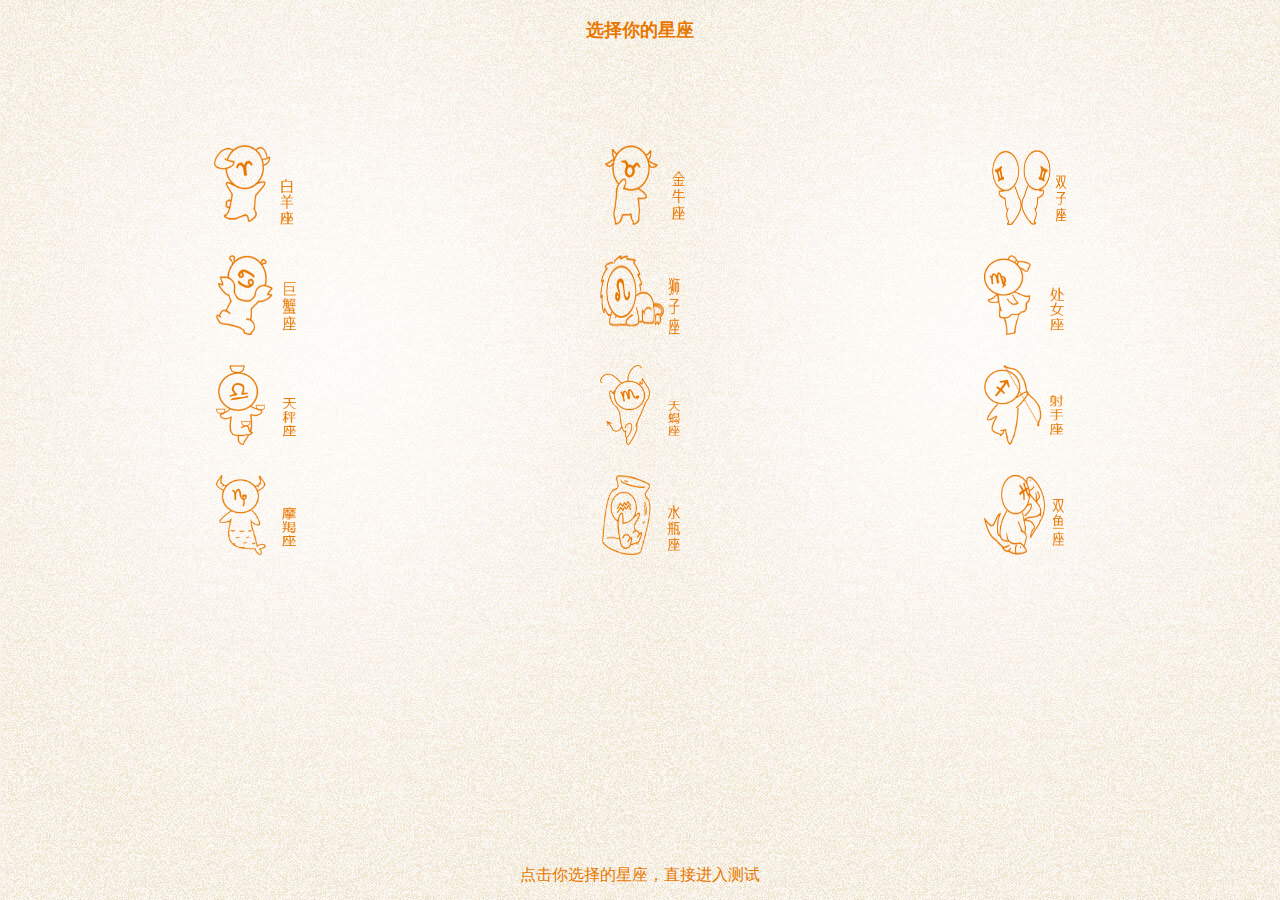
<file: star.html>
<!DOCTYPE html>
<html>

<head>
    <meta charset="utf-8">
    <meta content="width=device-width,initial-scale=1.0,maximum-scale=1.0,user-scalable=no" name="viewport">
    <meta content="yes" name="apple-mobile-web-app-capable">
    <meta content="black" name="apple-mobile-web-app-status-bar-style">
    <meta content="telephone=no" name="format-detection">
    <meta content="email=no" name="format-detection">
    <title>百多邦</title>
    <link rel="stylesheet" href="css/star.css">
</head>

<body>
    <div class="wrap">
        <div class="header">
            <p>选择你的星座</p>
        </div>
        <div class="main" id="main">
            <p>
                <a href="#" class="first"><img src="imgs/sheep.png" alt=""></a>
                <a href="#"><img src="imgs/cattle.png" alt=""></a>
                <a href="#"><img src="imgs/shuagzi.png" alt=""></a>
            </p>
            <p>
                <a href="#"><img src="imgs/crab.png" alt=""></a>
                <a href="#"><img src="imgs/lion.png" alt=""></a>
                <a href="#"><img src="imgs/girl.png" alt=""></a>
            </p>
            <p>
                <a href="#"><img src="imgs/sky.png" alt=""></a>
                <a href="#"><img src="imgs/xie.png" alt=""></a>
                <a href="#"><img src="imgs/hand.png" alt=""></a>
            </p>
            <p>
                <a href="#"><img src="imgs/mo.png" alt=""></a>
                <a href="#"><img src="imgs/water.png" alt=""></a>
                <a href="#"><img src="imgs/fish.png" alt=""></a>
            </p>
        </div>
        <div class="footer">
            <p>点击你选择的星座，直接进入测试</p>
        </div>
    </div>
    <script src="lib/zepto.min.js"></script>
    <script src="js/star.js"></script>
</body>

</html>
</file>
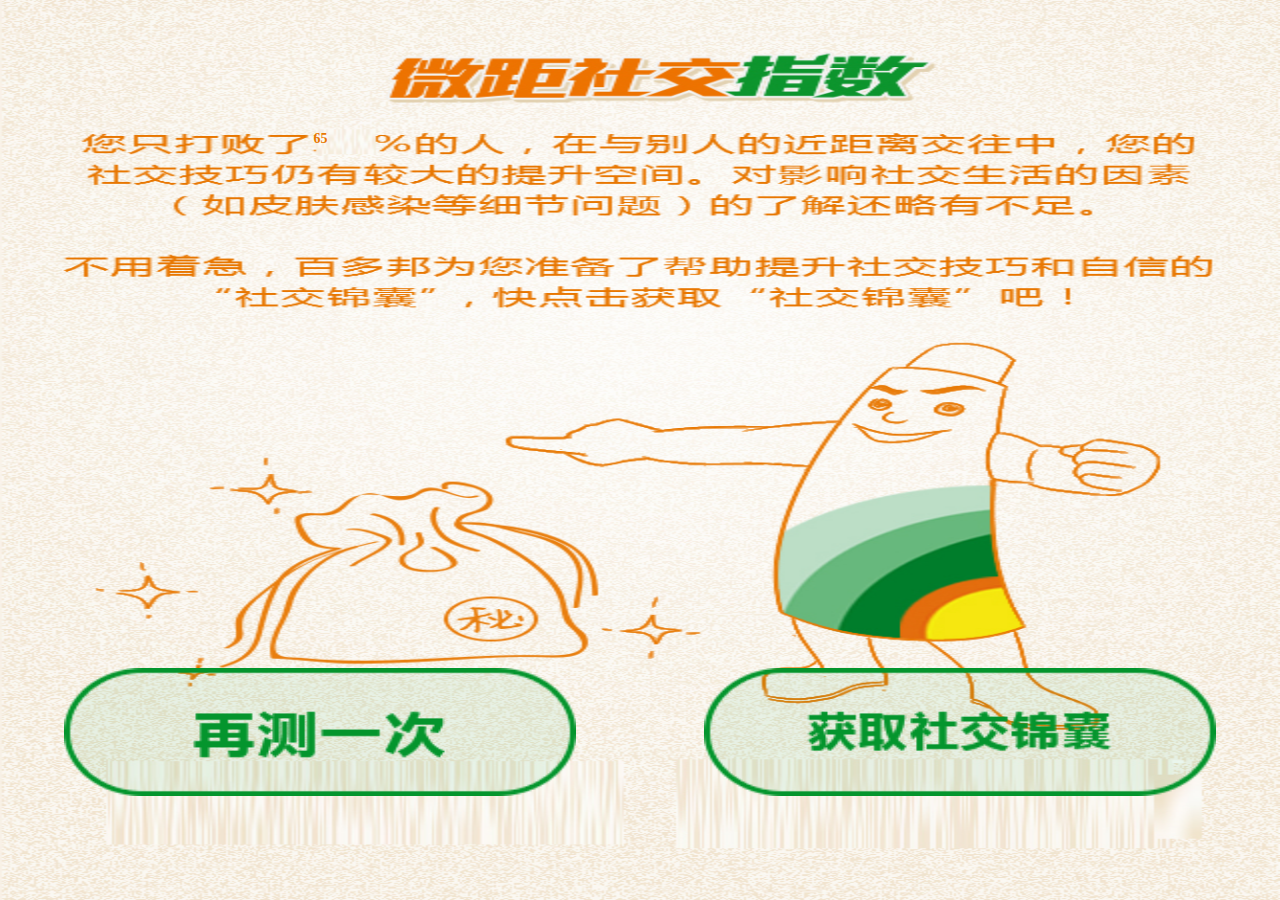
<file: wfail.html>
<!DOCTYPE html>
<html>

<head>
    <meta charset="utf-8">
    <meta content="width=device-width,initial-scale=1.0,maximum-scale=1.0,user-scalable=no" name="viewport">
    <meta content="yes" name="apple-mobile-web-app-capable">
    <meta content="black" name="apple-mobile-web-app-status-bar-style">
    <meta content="telephone=no" name="format-detection">
    <meta content="email=no" name="format-detection">
    <title>百多邦</title>
    <link rel="stylesheet" href="lib/swiper.min.css">
    <link rel="stylesheet" href="css/flwfail.css">

    </style>
</head>

<body>
    <div class="wrap">
        <img src="imgs/ffail.jpg" alt="">
        <p class="num">65</p>
        <div class="btn">
            <a class="btn1" href="bar.html"><img src="imgs/again.png" alt=""></a>
            <a class="btn2" href="javascript:;"><img src="imgs/jinnangbtn.png" alt=""></a>
        </div>
    </div>

    <div class="page1 page">
        <div class="swiper-container">
            <div class="swiper-wrapper">
                <div class="swiper-slide">
                    <img src="imgs/wjin1.jpg" alt="">
                    <p class="target"><a href="">查看本月微距社交目标</a></p>
                </div>
                <div class="swiper-slide">
                    <img src="imgs/manbanpai.jpg" alt="">
                    <a href="#" class="share"><img src="imgs/sharetarget.png" alt=""></a>
                </div>

            </div>
        </div>

    </div>
    <div class="page2 page">
        <div class="swiper-container">
            <div class="swiper-wrapper">
                <div class="swiper-slide">
                    <img src="imgs/wjin2.jpg" alt="">
                    <p class="target"><a href="">查看本月微距社交目标</a></p>
                </div>
                <div class="swiper-slide">
                    <img src="imgs/shuacunaigan.jpg" alt="">
                    <a href="#" class="share"><img src="imgs/sharetarget.png" alt=""></a>
                </div>
            </div>
        </div>

    </div>
    <script src="lib/swiper.min.js"></script>
    <script src="lib/zepto.min.js"></script>
    <script src="js/flwfail.js"></script>

</body>

</html>
</file>
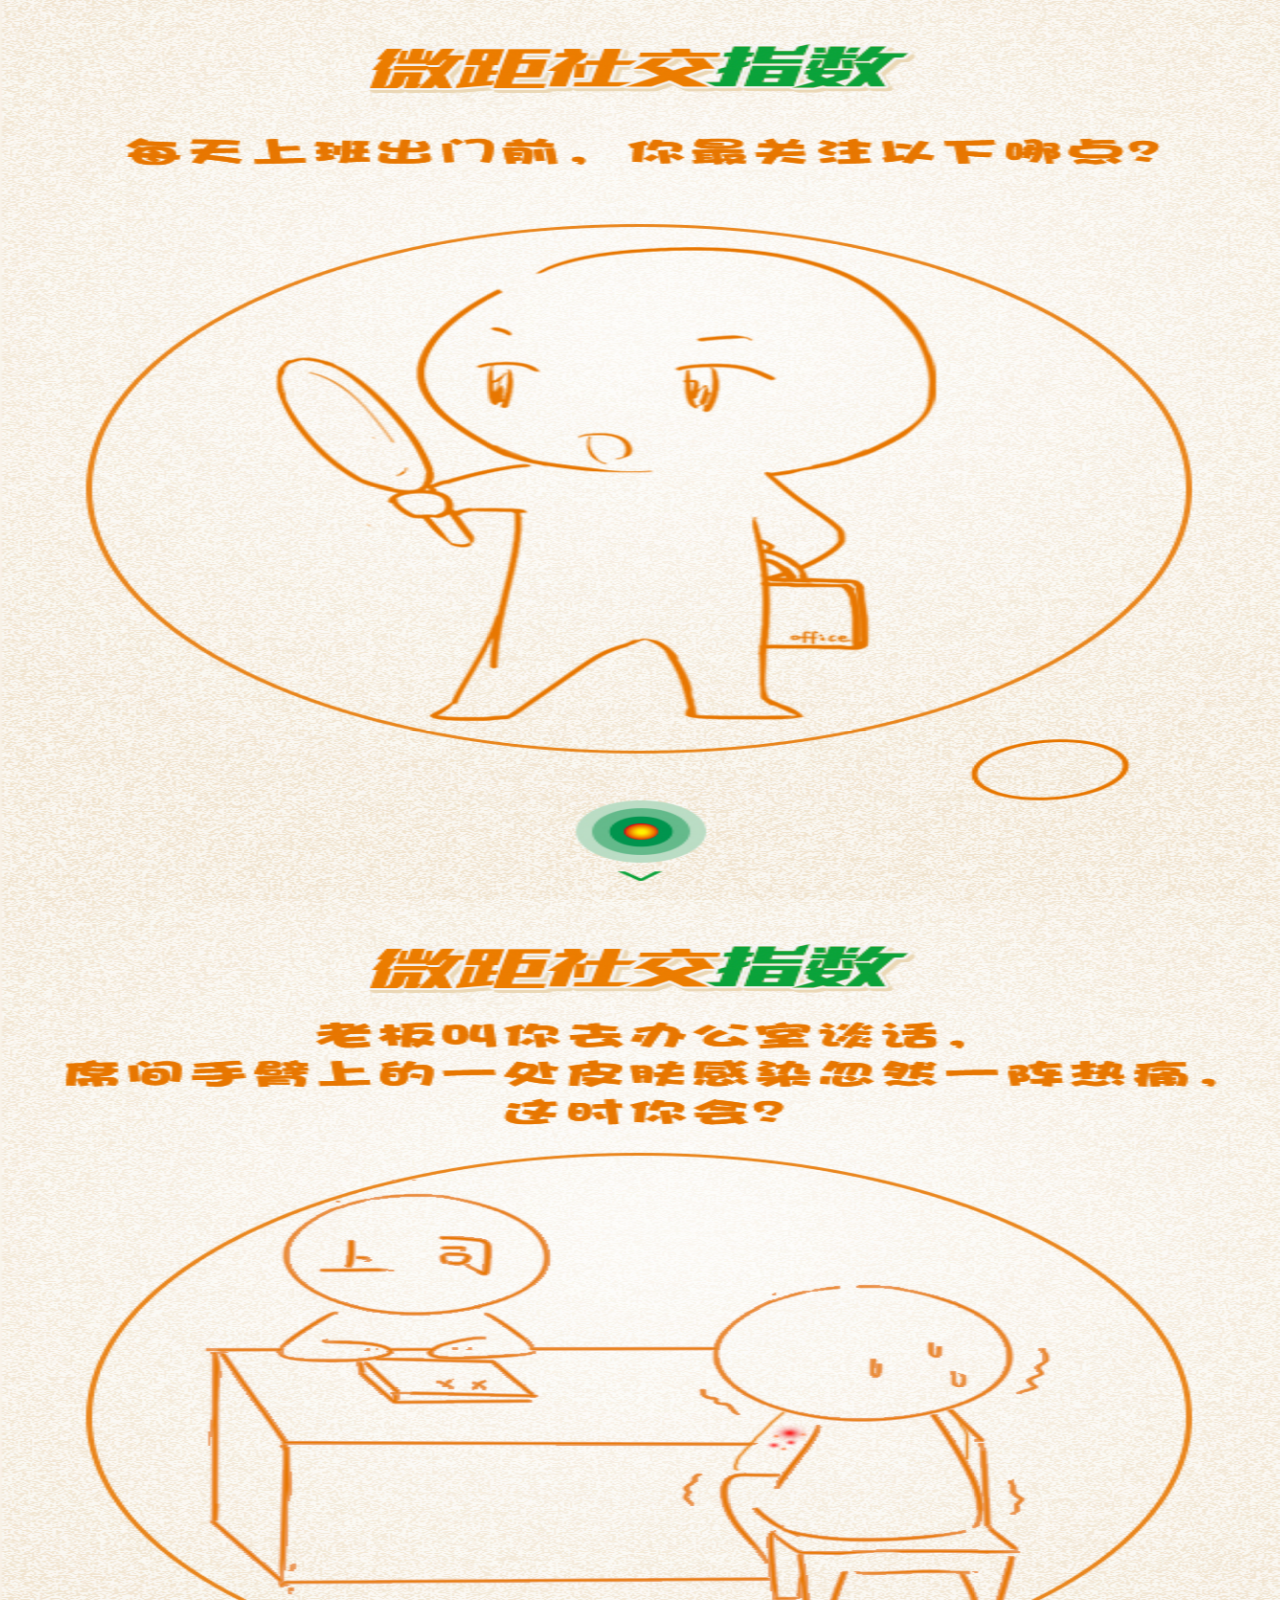
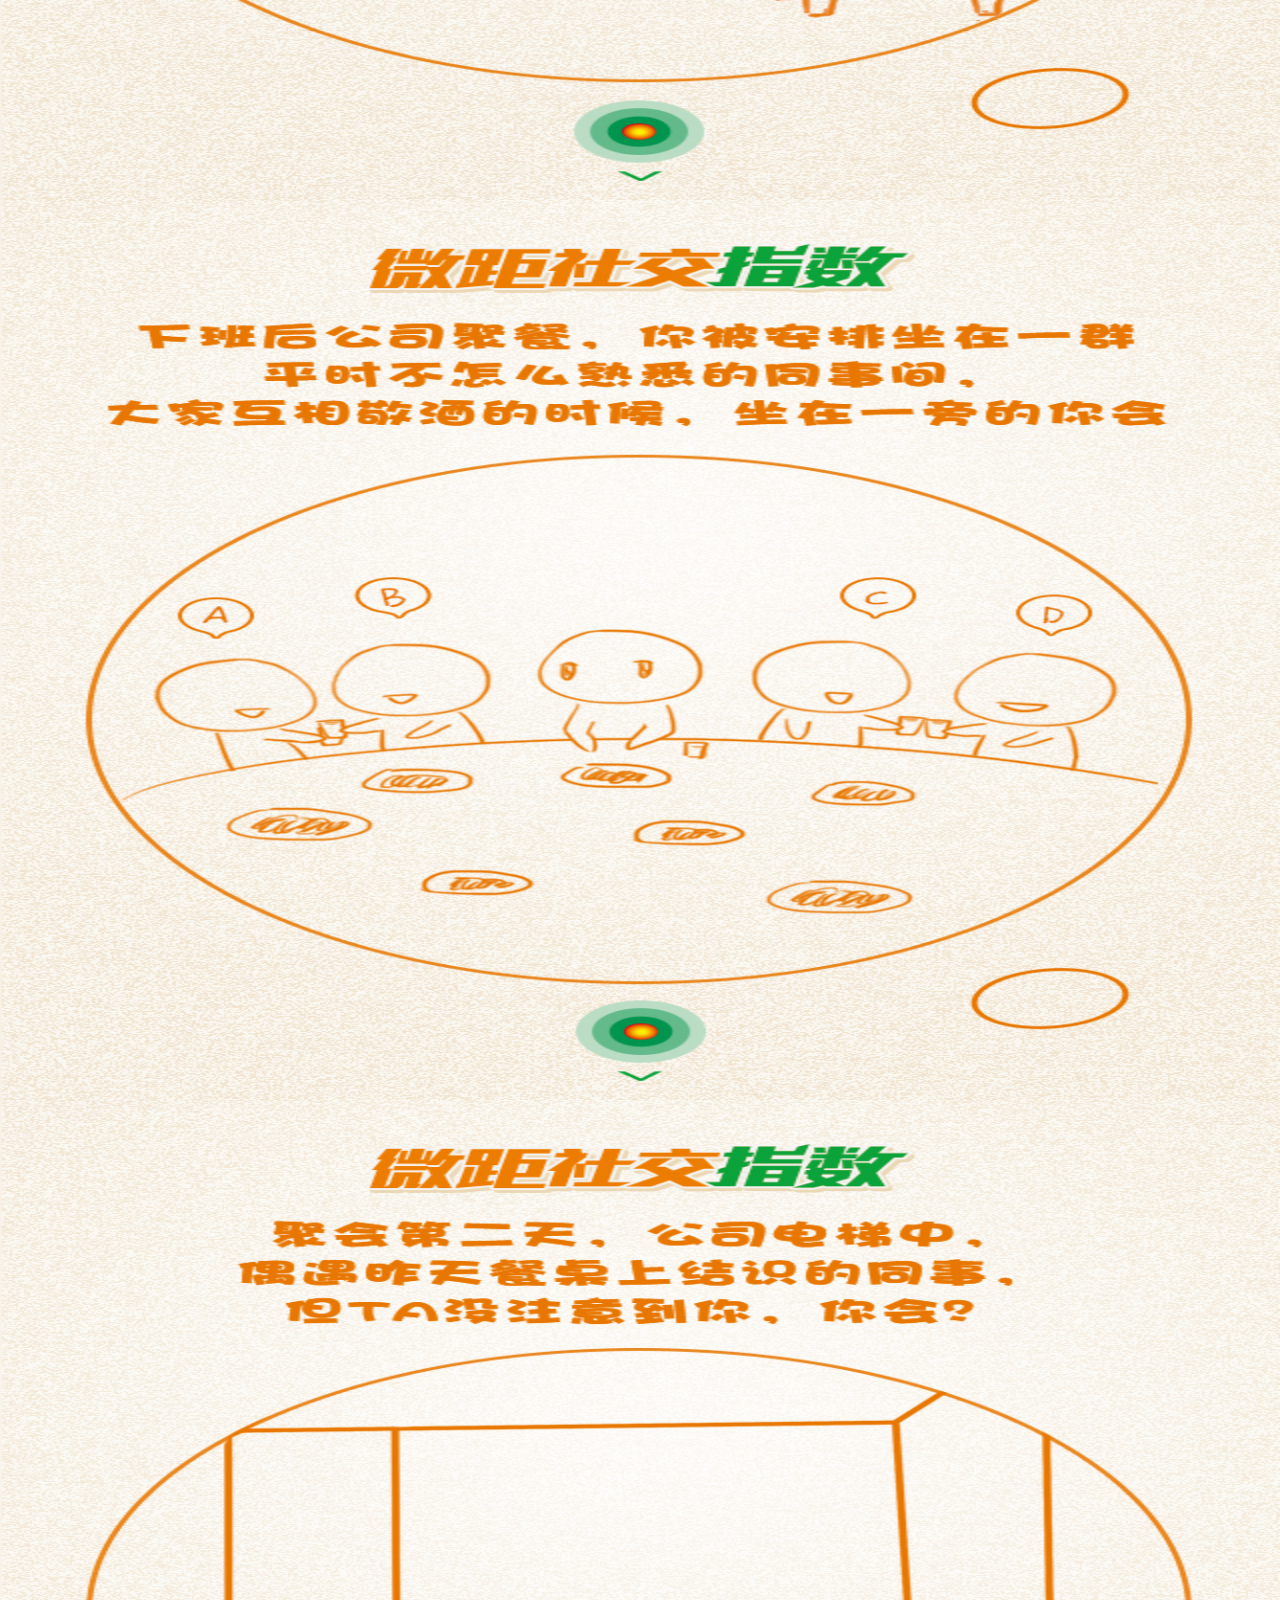
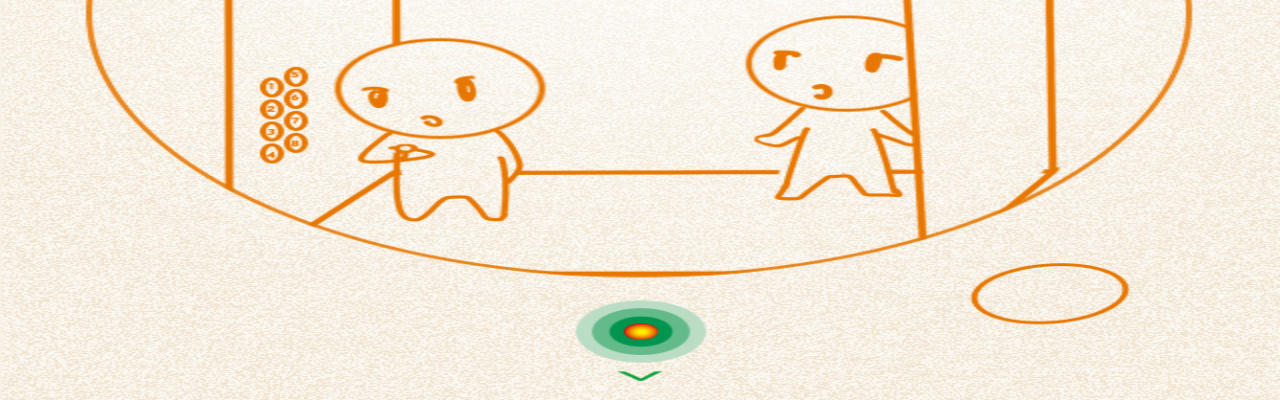
<file: work.html>
<!DOCTYPE html>
<html lang="en">

<head>
    <meta charset="utf-8">
    <title>百多邦</title>
    <meta name="viewport" content="width=device-width, initial-scale=1, minimum-scale=1, maximum-scale=1">
    <meta content="yes" name="apple-mobile-web-app-capable">
    <meta content="black" name="apple-mobile-web-app-status-bar-style">
    <meta content="telephone=no" name="format-detection">
    <meta content="email=no" name="format-detection">
    <link rel="stylesheet" href="lib/swiper.min.css">
    <link rel="stylesheet" href="css/flw.css">

    <style>

    </style>
</head>

<body>
    <div class="works">
        <!--第一题-->
        <div class="ques" id="one">
            <div class="swiper-container swiper-container-v">
                <div class="swiper-wrapper">
                    <div class="swiper-slide">
                        <img src="imgs/work1.jpg" alt="">
                    </div>
                    <div class="swiper-slide">
                        <div class="swiper-container swiper-container-h">
                            <div class="swiper-wrapper">
                                <div class="swiper-slide">
                                    <img src="imgs/w1a.jpg" alt="">
                                    <div class="btn" id="btn">
                                        <a href="#two" data-score="15">
                                            <img src="imgs/xuanta.png" alt="">
                                        </a>
                                    </div>
                                </div>
                                <div class="swiper-slide">
                                    <img src="imgs/w1b.jpg" alt="">
                                    <div class="btn" id="btn">
                                        <a href="#two" data-score="25">
                                            <img src="imgs/xuanta.png" alt="">
                                        </a>
                                    </div>
                                </div>
                                <div class="swiper-slide">
                                    <img src="imgs/w1c.jpg" alt="">
                                    <div class="btn" id="btn">
                                        <a href="#two" data-score="15">
                                            <img src="imgs/xuanta.png" alt="">
                                        </a>
                                    </div>
                                </div>
                            </div>
                            <div class="swiper-button-next right"></div>
                            <div class="swiper-button-prev left"></div>
                        </div>
                    </div>
                </div>
            </div>
        </div>
        <!--第二题-->
        <div class="ques" id="two">
            <div class="swiper-container swiper-container-v">
                <div class="swiper-wrapper">
                    <div class="swiper-slide">
                        <img src="imgs/work2.jpg" alt="">
                    </div>
                    <div class="swiper-slide">
                        <div class="swiper-container swiper-container-h">
                            <div class="swiper-wrapper">
                                <div class="swiper-slide">
                                    <img src="imgs/w2a.jpg" alt="">
                                    <div class="btn" id="btn">
                                        <a href="#three" data-score="5">
                                            <img src="imgs/xuanta.png" alt="">
                                        </a>
                                    </div>
                                </div>
                                <div class="swiper-slide">
                                    <img src="imgs/w2b.jpg" alt="">
                                    <div class="btn" id="btn">
                                        <a href="#three" data-score="15">
                                            <img src="imgs/xuanta.png" alt="">
                                        </a>
                                    </div>
                                </div>
                                <div class="swiper-slide">
                                    <img src="imgs/w2c.jpg" alt="">
                                    <div class="btn" id="btn">
                                        <a href="#three" data-score="25">
                                            <img src="imgs/xuanta.png" alt="">
                                        </a>
                                    </div>
                                </div>
                            </div>
                            <div class="swiper-button-next right"></div>
                            <div class="swiper-button-prev left"></div>
                        </div>
                    </div>
                </div>
            </div>
        </div>
        <!--第三题-->
        <div class="ques" id="three">
            <div class="swiper-container swiper-container-v">
                <div class="swiper-wrapper">
                    <div class="swiper-slide">
                        <img src="imgs/work3.jpg" alt="">
                    </div>
                    <div class="swiper-slide">
                        <div class="swiper-container swiper-container-h">
                            <div class="swiper-wrapper">
                                <div class="swiper-slide">
                                    <img src="imgs/w3a.jpg" alt="">
                                    <div class="btn" id="btn">
                                        <a href="#four" data-score="0">
                                            <img src="imgs/xuanta.png" alt="">
                                        </a>
                                    </div>
                                </div>
                                <div class="swiper-slide">
                                    <img src="imgs/w3b.jpg" alt="">
                                    <div class="btn" id="btn">
                                        <a href="#four" data-score="15">
                                            <img src="imgs/xuanta.png" alt="">
                                        </a>
                                    </div>
                                </div>
                                <div class="swiper-slide">
                                    <img src="imgs/w3c.jpg" alt="">
                                    <div class="btn" id="btn">
                                        <a href="#four" data-score="20">
                                            <img src="imgs/xuanta.png" alt="">
                                        </a>
                                    </div>
                                </div>
                                <div class="swiper-slide">
                                    <img src="imgs/w3d.jpg" alt="">
                                    <div class="btn" id="btn">
                                        <a href="#four" data-score="25">
                                            <img src="imgs/xuanta.png" alt="">
                                        </a>
                                    </div>
                                </div>
                            </div>
                            <div class="swiper-button-next right"></div>
                            <div class="swiper-button-prev left"></div>
                        </div>
                    </div>
                </div>
            </div>
        </div>
        <!--第四题-->
        <div class="ques" id="four">
            <div class="swiper-container swiper-container-v">
                <div class="swiper-wrapper">
                    <div class="swiper-slide">
                        <img src="imgs/work4.jpg" alt="">
                    </div>
                    <div class="swiper-slide">
                        <div class="swiper-container swiper-container-h">
                            <div class="swiper-wrapper">
                                <div class="swiper-slide">
                                    <img src="imgs/w4a.jpg" alt="">
                                    <div class="btn" id="btn">
                                        <a href="#" data-score="15">
                                            <img src="imgs/xuanta.png" alt="">
                                        </a>
                                    </div>
                                </div>
                                <div class="swiper-slide">
                                    <img src="imgs/w4b.jpg" alt="">
                                    <div class="btn" id="btn">
                                        <a href="#" data-score="25">
                                            <img src="imgs/xuanta.png" alt="">
                                        </a>
                                    </div>
                                </div>
                                <div class="swiper-slide">
                                    <img src="imgs/w4c.jpg" alt="">
                                    <div class="btn" id="btn">
                                        <a href="#" data-score="0">
                                            <img src="imgs/xuanta.png" alt="">
                                        </a>
                                    </div>
                                </div>
                            </div>
                            <div class="swiper-button-next right"></div>
                            <div class="swiper-button-prev left"></div>
                        </div>
                    </div>
                </div>
            </div>
        </div>
    </div>

    <script src="lib/zepto.min.js"></script>
    <script src="lib/swiper.min.js"></script>
    <!-- Initialize Swiper -->
    <script src="js/flw.js">
    </script>
    <script>
        $("#four").on("click", "a", function () {
            if (sum > 75) {
                window.location = "fsuccess.html";
            } else {
                window.location = "wfail.html";
            }
        })
    </script>
</body>

</html>
</file>
<file: stylesheets/core.css>
@import url("screen.css");
@import url("non-screen.css") handheld;
@import url("non-screen.css") only screen and (max-device-width:640px);
</file>
<file: stylesheets/mobile.css>
/* Generated by Font Squirrel (http://www.fontsquirrel.com) on February 9, 2012 */


@font-face {
  font-family: 'Open Sans';
  src: url('../fonts/opensans-regular-webfont.eot');
  src: url('../fonts/opensans-regular-webfont.eot?#iefix') format('embedded-opentype'),
       url('../fonts/opensans-regular-webfont.woff') format('woff'),
       url('../fonts/opensans-regular-webfont.ttf') format('truetype'),
       url('../fonts/opensans-regular-webfont.svg#OpenSansRegular') format('svg');
  font-weight: normal;
  font-style: normal;
}

@font-face {
  font-family: 'Open Sans';
  src: url('../fonts/opensans-italic-webfont.eot');
  src: url('../fonts/opensans-italic-webfont.eot?#iefix') format('embedded-opentype'),
       url('../fonts/opensans-italic-webfont.woff') format('woff'),
       url('../fonts/opensans-italic-webfont.ttf') format('truetype'),
       url('../fonts/opensans-italic-webfont.svg#OpenSansItalic') format('svg');
  font-weight: normal;
  font-style: italic;
}

@font-face {
  font-family: 'Open Sans';
  src: url('../fonts/opensans-bold-webfont.eot');
  src: url('../fonts/opensans-bold-webfont.eot?#iefix') format('embedded-opentype'),
       url('../fonts/opensans-bold-webfont.woff') format('woff'),
       url('../fonts/opensans-bold-webfont.ttf') format('truetype'),
       url('../fonts/opensans-bold-webfont.svg#OpenSansBold') format('svg');
  font-weight: bold;
  font-style: normal;
}

@font-face {
  font-family: 'Open Sans';
  src: url('../fonts/opensans-bolditalic-webfont.eot');
  src: url('../fonts/opensans-bolditalic-webfont.eot?#iefix') format('embedded-opentype'),
       url('../fonts/opensans-bolditalic-webfont.woff') format('woff'),
       url('../fonts/opensans-bolditalic-webfont.ttf') format('truetype'),
       url('../fonts/opensans-bolditalic-webfont.svg#OpenSansBoldItalic') format('svg');
  font-weight: bold;
  font-style: italic;
}

@font-face {
  font-family: 'Open Sans';
  src: url('../fonts/opensans-extrabold-webfont.eot');
  src: url('../fonts/opensans-extrabold-webfont.eot?#iefix') format('embedded-opentype'),
       url('../fonts/opensans-extrabold-webfont.woff') format('woff'),
       url('../fonts/opensans-extrabold-webfont.ttf') format('truetype'),
       url('../fonts/opensans-extrabold-webfont.svg#OpenSansExtrabold') format('svg');
  font-weight: bolder;
  font-style: normal;
}


/* http://meyerweb.com/eric/tools/css/reset/ 
   v2.0 | 20110126
   License: none (public domain)
*/

html, body, div, span, applet, object, iframe,
h1, h2, h3, h4, h5, h6, p, blockquote, pre,
a, abbr, acronym, address, big, cite, code,
del, dfn, em, img, ins, kbd, q, s, samp,
small, strike, strong, sub, sup, tt, var,
b, u, i, center,
dl, dt, dd, ol, ul, li,
fieldset, form, label, legend,
table, caption, tbody, tfoot, thead, tr, th, td,
article, aside, canvas, details, embed, 
figure, figcaption, footer, header, hgroup, 
menu, nav, output, ruby, section, summary,
time, mark, audio, video {
  margin: 0;
  padding: 0;
  border: 0;
  font-size: 100%;
  font: inherit;
  vertical-align: baseline;
}
/* HTML5 display-role reset for older browsers */
article, aside, details, figcaption, figure, 
footer, header, hgroup, menu, nav, section {
  display: block;
}
body {
  line-height: 1;
}
ol, ul {
  list-style: none;
}
blockquote, q {
  quotes: none;
}
blockquote:before, blockquote:after,
q:before, q:after {
  content: '';
  content: none;
}
table {
  border-collapse: collapse;
  border-spacing: 0;
}

header, footer, section {
  display: block;
  position: relative;
}

/* STYLES */

div.shell {
  display: block;
  width: 640px;
  margin: 0 auto;
}

a#forkme_banner {
  display: none;
}

/* header */

header {
  position: relative;
  z-index: 2;
  margin: 0;
  max-width: 640px;
  top: 51px;
}

header span.ribbon-inner {
  position: relative;
  display: block;
  background-color: #cd596b;
  border: 8px solid #7c334f;
  padding: 6px;
  z-index: 1;
}

header span.left-tail, header span.right-tail {
  position: relative;
  display: block;
  width: 19px;
  height: 10px;
  background: transparent url(../images/ribbon-tail-sprite-2x.png) 0 0 no-repeat;
  position: absolute;
  bottom: -10px;
  z-index: 0;
}

header span.left-tail {
  background-position: 0 0;
  left: 0;
}

header span.right-tail {
  background-position: -19px 0;
  right: 0;
}

header h1 {
  background-color: #7c334f;
  font-size: 2em;
  font-weight: bolder;
  font-style: normal;
  text-transform: uppercase;
  color: #ece4d8;
  text-align: center;
  line-height:1;  
  padding: 14px 20px 0;
}

header h2 {
  background-color: #7c334f;
  font: bold italic .85em/1.5 Georgia, Times, “Times New Roman”, serif;
  color: #e69b95;
  padding-bottom: 14px;
  margin-top: -3px;
  text-align: center;
}

section#downloads {
  position: relative;
  display: block;
  height: 171px;
  width: 602px;
  padding-bottom: 150px;
  margin: 51px auto -250px;
  z-index: 1;
  background: transparent url(../images/shield.png) center 0 no-repeat;
}

section#downloads a {
  display: none;
}

span.banner-fix {
  background: transparent url(../images/shield-fallback.png) center top no-repeat;
  display: block;
  height: 31px;
  position: absolute;
  width: 640px;
  top: 20px;

}

section#main_content {
  z-index: 2;
  padding: 20px 40px 0;
  min-height:185px;
}

/* footer */

footer {
  background: none;
  padding-top: 104px;
  margin: -94px auto 40px;
  max-width:640px;
  text-align: center;
}

footer span.ribbon-outer {
  display: block;
  position: relative;
  border-bottom: 2px solid #bdb6ad;
}

footer span.ribbon-inner {
  position: relative;
  display: block;
  background-color: #cd596b;
  border: 8px solid #7c334f;
  padding: 6px;
  z-index: 1;
}

footer p {
  font-family: 'Open Sans', sans-serif;
  font-weight: bold;
  font-size: .6em;
  color: #8b786f;
}

footer a {
  color: #cd596b;
}

footer span.ribbon-inner p {
  background-color: #7c334f;
  margin: 0;
  color: #e69b95;
  font: bold italic 22px/1 Georgia, Times, “Times New Roman”, serif;
  height: auto;
  line-height: 1.1;
  padding: 20px 0px 10px;
}

footer span.ribbon-inner a {
  display: block;
  position: relative;
  bottom: 0;
  color: #7eb0d2;
  font-family: 'Open Sans', sans-serif;
  text-transform: uppercase;
  font-style: normal;
  font-weight: bolder;
  font-size: 38px;
  padding-bottom: 10px;
}

footer span.ribbon-inner a:hover {
  color: #7eb0d2;
}

footer span.left-tail, footer span.right-tail {
  position: relative;
  display: block;
  width: 23px;
  height: 126px;
  background: transparent url(../images/small-ribbon-tail-sprite-2x.png) 0 0 no-repeat;
  position: absolute;
  top: -126px;
  z-index: 0;
}

footer span.left-tail {
  background-position: 0 0;
  left: 0;
}

footer span.right-tail {
  background-position: -23px 0;
  right: 0;
}

footer span.octocat {
  background: transparent url(../images/octocat-2x.png) 0 0 no-repeat;
  display: block;
  width: 60px;
  height: 60px;
  margin: 20px auto 0;}

/* content */

body {
  background: #ece4d8;
  font: normal normal 30px/1.5 Georgia, Palatino,” Palatino Linotype”, Times, “Times New Roman”, serif;
  color: #544943;
  -webkit-font-smoothing: antialiased;
}

a, a:hover {
  color: #417090;
}

a {
  text-decoration: none;
}

a:hover {
  text-decoration: underline;
}

h1,h2,h3,h4,h5,h6 {
  font-family: 'Open Sans', sans-serif;
  font-weight: bold;
}

p {
  margin: .7em 0 0;
}

strong {
  font-weight: bold;
}

em {
  font-style: italic;
}

ol {
  margin: .7em 0;
  list-style-type: decimal;
  padding-left: 1.35em;
}

ul {
  margin: .7em 0;
  padding-left: 1.35em;
}

ul li {
  padding-left: 20px;
  background: transparent url(../images/chevron-2x.png) left 15px no-repeat;
}

blockquote {
  font-family: 'Open Sans', sans-serif;
  margin: 20px 0;
  color: #8b786f;
  padding-left: 1.35em;
  background: transparent url('../images/blockquote-gfx-2x.png') 0 8px no-repeat;
}

img {
  -webkit-box-shadow: 0px 4px 0px #bdb6ad;
  -moz-box-shadow: 0px 4px 0px #bdb6ad;
  box-shadow: 0px 4px 0px #bdb6ad;
  border: 4px solid #fff6e9;
  max-width: 556px;
}

hr {
  border: none;
  outline: none;
  height: 42px;
  background: transparent url('../images/hr-2x.jpg') center center repeat-x;
  margin: 0 0 20px;
}

code {
  background: #fff6e9;
  font: normal normal .9em/1.7 "Lucida Sans Typewriter", "Lucida Console", Monaco, "Bitstream Vera Sans Mono", monospace;
  padding: 0 5px 1px;
}

pre {
  margin: 10px 0 20px;
  padding: .7em;
  background: #fff6e9;
  border-bottom: 4px solid #bdb6ad;
  font: normal normal .9em/1.7 "Lucida Sans Typewriter", "Lucida Console", Monaco, "Bitstream Vera Sans Mono", monospace;
  overflow: auto;
}

table {
  background: #fff6e9;
  display: table;
  width: 100%;
  border-collapse: separate;
  border-bottom: 4px solid #bdb6ad;
  margin: 10px 0;
}

tr {
  display: table-row;
}

th {
  display: table-cell;
  padding: 2px 10px;
  border: solid #ece4d8;
  border-width: 0 4px 4px 0;
  color: #cd596b;
  font-family: 'Open Sans', sans-serif;
  font-weight: bold;
  font-size: .85em;
}

td {
  display: table-cell;
  padding: 0 .7em;
  border: solid #ece4d8;
  border-width: 0 4px 4px 0;
}

td:last-child, th:last-child {
  border-right: none;
}

tr:last-child td {
  border-bottom: none;
}

dl {
  margin: .7em 0 20px;
}

dt {
  font-family: 'Open Sans', sans-serif;
  font-weight: bold;
}

dd {
  padding-left: 1.35em;
}

dd p:first-child {
  margin-top: 0;
}

/* Content based headers */

#main_content > .header-level-1:first-child,
#main_content > .header-level-2:first-child,
#main_content > .header-level-3:first-child,
#main_content > .header-level-4:first-child,
#main_content > .header-level-5:first-child,
#main_content > .header-level-6:first-child {
  margin-top: 0;
}

.header-level-1 {
  font-size: 1.85em;
  border-bottom: .2em double #d3ccc1;
  color: #7c334f;
  text-align: center;
  font-style: italic;
  margin: 1.1em 0 .38em;
  line-height: 1.2;
  padding-bottom: 10px
}

.header-level-2 {
  font-size: 1.58em;
  color: #7c334f;
  margin: .95em 0 .5em;
  border-bottom: .1em solid #D3CCC1;
  line-height: 1.2;
  padding-bottom: 10px
}

.header-level-3 {
  margin: 20px 0 10px;
  font-size: 1.45em;
}

.header-level-4 {
  margin: .6em 0;
  font-size: 1.2em;
  color: #cd596b;
}

.header-level-5 {
  margin: .7em 0;
  font-size: 1em;
  color: #8b786f;
}

.header-level-6 {
  margin: .8em 0;
  font-size: .85em;
  font-style: italic;
}
</file>
<file: stylesheets/github-light.css>
/*
The MIT License (MIT)

Copyright (c) 2015 GitHub, Inc.

Permission is hereby granted, free of charge, to any person obtaining a copy
of this software and associated documentation files (the "Software"), to deal
in the Software without restriction, including without limitation the rights
to use, copy, modify, merge, publish, distribute, sublicense, and/or sell
copies of the Software, and to permit persons to whom the Software is
furnished to do so, subject to the following conditions:

The above copyright notice and this permission notice shall be included in all
copies or substantial portions of the Software.

THE SOFTWARE IS PROVIDED "AS IS", WITHOUT WARRANTY OF ANY KIND, EXPRESS OR
IMPLIED, INCLUDING BUT NOT LIMITED TO THE WARRANTIES OF MERCHANTABILITY,
FITNESS FOR A PARTICULAR PURPOSE AND NONINFRINGEMENT. IN NO EVENT SHALL THE
AUTHORS OR COPYRIGHT HOLDERS BE LIABLE FOR ANY CLAIM, DAMAGES OR OTHER
LIABILITY, WHETHER IN AN ACTION OF CONTRACT, TORT OR OTHERWISE, ARISING FROM,
OUT OF OR IN CONNECTION WITH THE SOFTWARE OR THE USE OR OTHER DEALINGS IN THE
SOFTWARE.

*/

.pl-c /* comment */ {
  color: #969896;
}

.pl-c1      /* constant, markup.raw, meta.diff.header, meta.module-reference, meta.property-name, support, support.constant, support.variable, variable.other.constant */,
.pl-s .pl-v /* string variable */ {
  color: #0086b3;
}

.pl-e  /* entity */,
.pl-en /* entity.name */ {
  color: #795da3;
}

.pl-s .pl-s1 /* string source */,
.pl-smi      /* storage.modifier.import, storage.modifier.package, storage.type.java, variable.other, variable.parameter.function */ {
  color: #333;
}

.pl-ent /* entity.name.tag */ {
  color: #63a35c;
}

.pl-k /* keyword, storage, storage.type */ {
  color: #a71d5d;
}

.pl-pds              /* punctuation.definition.string, string.regexp.character-class */,
.pl-s                /* string */,
.pl-s .pl-pse .pl-s1 /* string punctuation.section.embedded source */,
.pl-sr               /* string.regexp */,
.pl-sr .pl-cce       /* string.regexp constant.character.escape */,
.pl-sr .pl-sra       /* string.regexp string.regexp.arbitrary-repitition */,
.pl-sr .pl-sre       /* string.regexp source.ruby.embedded */ {
  color: #183691;
}

.pl-v /* variable */ {
  color: #ed6a43;
}

.pl-id /* invalid.deprecated */ {
  color: #b52a1d;
}

.pl-ii /* invalid.illegal */ {
  background-color: #b52a1d;
  color: #f8f8f8;
}

.pl-sr .pl-cce /* string.regexp constant.character.escape */ {
  color: #63a35c;
  font-weight: bold;
}

.pl-ml /* markup.list */ {
  color: #693a17;
}

.pl-mh        /* markup.heading */,
.pl-mh .pl-en /* markup.heading entity.name */,
.pl-ms        /* meta.separator */ {
  color: #1d3e81;
  font-weight: bold;
}

.pl-mq /* markup.quote */ {
  color: #008080;
}

.pl-mi /* markup.italic */ {
  color: #333;
  font-style: italic;
}

.pl-mb /* markup.bold */ {
  color: #333;
  font-weight: bold;
}

.pl-md /* markup.deleted, meta.diff.header.from-file */ {
  background-color: #ffecec;
  color: #bd2c00;
}

.pl-mi1 /* markup.inserted, meta.diff.header.to-file */ {
  background-color: #eaffea;
  color: #55a532;
}

.pl-mdr /* meta.diff.range */ {
  color: #795da3;
  font-weight: bold;
}

.pl-mo /* meta.output */ {
  color: #1d3e81;
}
</file>
<file: css/bar.css>
* {
    padding: 0;
    margin: 0;
}

html,
body {
    width: 100%;
    height: 100%;
    background: url(../imgs/bg.jpg);
}

.wrap {
    width: 80%;
    height: 20px;
    background: #fff;
    position: absolute;
    left: 50%;
    top: 55%;
    border-radius: 4rem;
    margin-left: -40%;
    margin-top: -10px;
}

img {
    display: block;
    width: 200px;
    height: 200px;
    position: absolute;
    left: 50%;
    top: 50%;
    margin-left: -100px;
    margin-top: -200px;
    /* margin: 100px auto;*/
}

.wrap>div {
    width: 0%;
    height: 100%;
    background: #0f0;
    border-radius: 4rem;
}

.wrap>b {
    width: auto;
    height: 16px;
    position: absolute;
    left: 50%;
    top: 100%;
    text-align: center;
    font-size: 20px;
}
</file>
<file: css/flwfail.css>
* {
      padding: 0;
      margin: 0;
  }
  
  html,
  body {
      width: 100%;
      height: 100%;
      background: #fcfaf5;
  }
  
  .wrap {
      width: 100%;
      height: 100%;
  }
  
  .wrap>img {
      display: block;
      width: 100%;
      height: 100%;
      margin: 0 auto;
  }
  
  .wrap .num {
      position: absolute;
      top: 14.5%;
      left: 24.5%;
      color: #e87700;
      font-weight: bold;
      font-size: 14px;
  }
  
  .wrap .btn {
      width: 100%;
      display: -webkit-box;
      position: absolute;
      bottom: 8%;
      left: 0;
  }
  
  .wrap .btn a {
      display: block;
      -webkit-box-flex: 1;
  }
  
  .wrap .btn a img {
      display: block;
      width: 80%;
      height: 80%;
      margin: 0 auto;
  }
  
  .page {
      width: 100%;
      height: 100%;
  }
  
  .swiper-container {
      width: 100%;
      height: 100%;
  }
  
  .swiper-wrapper {
      width: 100%;
      height: 100%;
  }
  
  .swiper-wrapper .target a {
      width: 100%;
      text-align: center;
      position: absolute;
      bottom: 10%;
      left: 0;
      text-decoration: none;
      color: #00954f;
      font-weight: bold;
  }
  
  .swiper-container img {
      display: block;
      width: 100%;
      height: 100%;
  }
  
  .swiper-container .share {
      width: 100%;
      position: absolute;
      bottom: 5%;
      left: 0;
  }
  
  .swiper-container .share img {
      display: block;
      width: 50%;
      height: 50%;
      margin: 0 auto;
  }
</file>
<file: css/flw.css>
* {
    padding: 0;
    margin: 0;
}

html,
body {
    position: relative;
    height: 100%;
}

body {
    background: #eee;
    font-family: Helvetica Neue, Helvetica, Arial, sans-serif;
    font-size: 14px;
    color: #000;
    margin: 0;
    padding: 0;
}

.swiper-container {
    width: 100%;
    height: 100%;
}

.swiper-slide {
    width: 100%;
    height: 100%;
    text-align: center;
    font-size: 18px;
    background: #fff;
    display: -webkit-box;
    display: -ms-flexbox;
    display: -webkit-flex;
    display: flex;
    -webkit-box-pack: center;
    -ms-flex-pack: center;
    -webkit-justify-content: center;
    justify-content: center;
    -webkit-box-align: center;
    -ms-flex-align: center;
    -webkit-align-items: center;
    align-items: center;
}

.swiper-container-v {
    background: #eee;
}

img {
    width: 100%;
    height: 100%;
}

.friends {
    width: 100%;
    height: 100%;
}

.loves {
    width: 100%;
    height: 100%;
}

.works {
    width: 100%;
    height: 100%;
}

.ques {
    width: 100%;
    height: 100%;
}

.swiper-button-prev {
    background: url(../imgs/leftbtn.png) no-repeat!important;
    background-size: 27px 27px!important;
}

.swiper-button-next {
    background: url(../imgs/rightbtn.png) no-repeat!important;
    background-size: 27px 27px!important;
}

.btn {
    width: 100%;
    height: 80px;
    position: absolute;
    bottom: 30px;
    left: 0;
    z-index: 99;
    margin: 0 auto;
}

.btn img {
    display: block;
    width: 60%;
    height: 60%;
    margin: 0 auto;
}
</file>
<file: css/flwsuccess.css>
* {
     padding: 0;
     margin: 0;
 }
 
 html,
 body {
     width: 100%;
     height: 100%;
     background: #fcfaf5;
 }
 
 .wrap {
     width: 100%;
     height: 100%;
 }
 
 .wrap>img {
     display: block;
     width: 100%;
     height: 100%;
     margin: 0 auto;
 }
 
 .num {
     position: absolute;
     top: 22%;
     left: 51.5%;
     color: #e87700;
     font-weight: bold;
     font-size: 14px;
 }
 
 .btn {
     width: 100%;
     display: -webkit-box;
     position: absolute;
     bottom: 8%;
     left: 0;
 }
 
 .btn a {
     display: block;
     -webkit-box-flex: 1;
 }
 
 .btn a img {
     display: block;
     width: 80%;
     height: 80%;
     margin: 0 auto;
 }
</file>
<file: css/star.css>
* {
    padding: 0;
    margin: 0;
}

html,
body {
    width: 100%;
    height: 100%;
}

.wrap {
    width: 100%;
    height: 100%;
    box-sizing: border-box;
    background-image: url(../imgs/starbg.jpg);
    position: relative;
}

.header {
    width: 100%;
    height: 60px;
    line-height: 60px;
    position: absolute;
    left: 0;
    top: 0;
}

.header p {
    color: #e87700;
    font-size: 18px;
    text-align: center;
    font-weight: bolder;
}

.header img {
    width: 100%;
    height: 100%;
}

.main {
    width: 100%;
    position: absolute;
    left: 0;
    top: 15%;
    bottom: 50px;
}

.main p {
    width: 90%;
    height: 5rem;
    display: -webkit-box;
    padding-bottom: 20px;
    padding-top: 10px;
    margin: 0 5%;
}

.main p a {
    display: block;
    -webkit-box-flex: 1;
    text-align: center;
}

.main p a img {
    display: block;
    margin: 0 auto;
    width: 80px;
    height: 80px;
}

.main a.first img {
    width: 90px;
}

.footer {
    width: 100%;
    height: 50px;
    line-height: 50px;
    position: absolute;
    left: 0;
    bottom: 0;
}

.footer p {
    text-align: center;
    color: #e87700;
}
</file>
<file: css/scene.css>
* {
      padding: 0;
      margin: 0;
  }
  
  html,
  body {
      width: 100%;
      height: 100%;
  }
  
  .swiper-container {
      width: 100%;
      height: 100%;
  }
  
  .swiper-wrapper {
      width: 100%;
      height: 100%;
  }
  
  .swiper-wrapper div img {
      display: block;
      width: 100%;
      height: 100%;
  }
  
  .swiper-button-prev {
      background: url(../imgs/leftbtn.png) no-repeat!important;
      background-size: 27px 27px!important;
  }
  
  .swiper-button-next {
      background: url(../imgs/rightbtn.png) no-repeat!important;
      background-size: 27px 27px!important;
  }
  
  #btn {
      width: 100%;
      height: 80px;
      position: absolute;
      bottom: 40px;
      left: 0;
      z-index: 99;
      margin: 0 auto;
  }
  
  #btn img {
      display: block;
      width: 60%;
      height: 60%;
      margin: 0 auto;
  }
</file>
